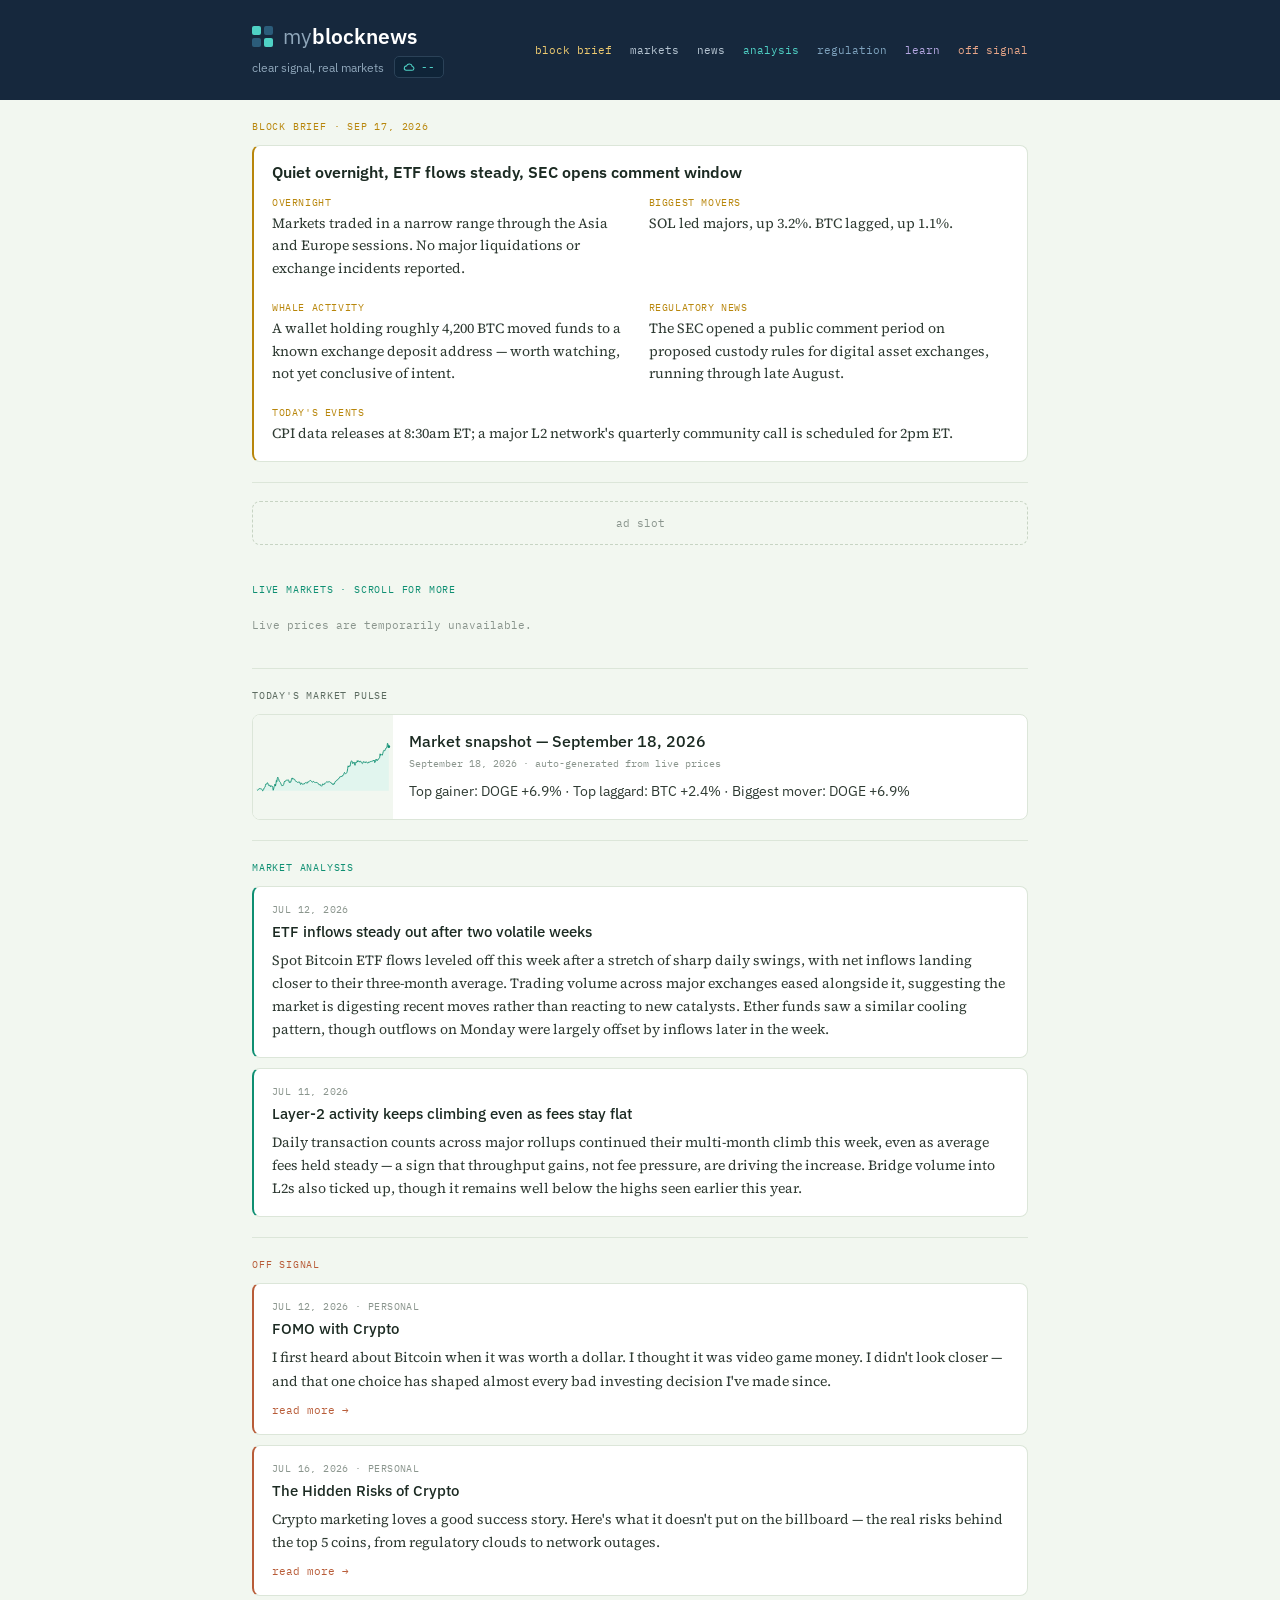
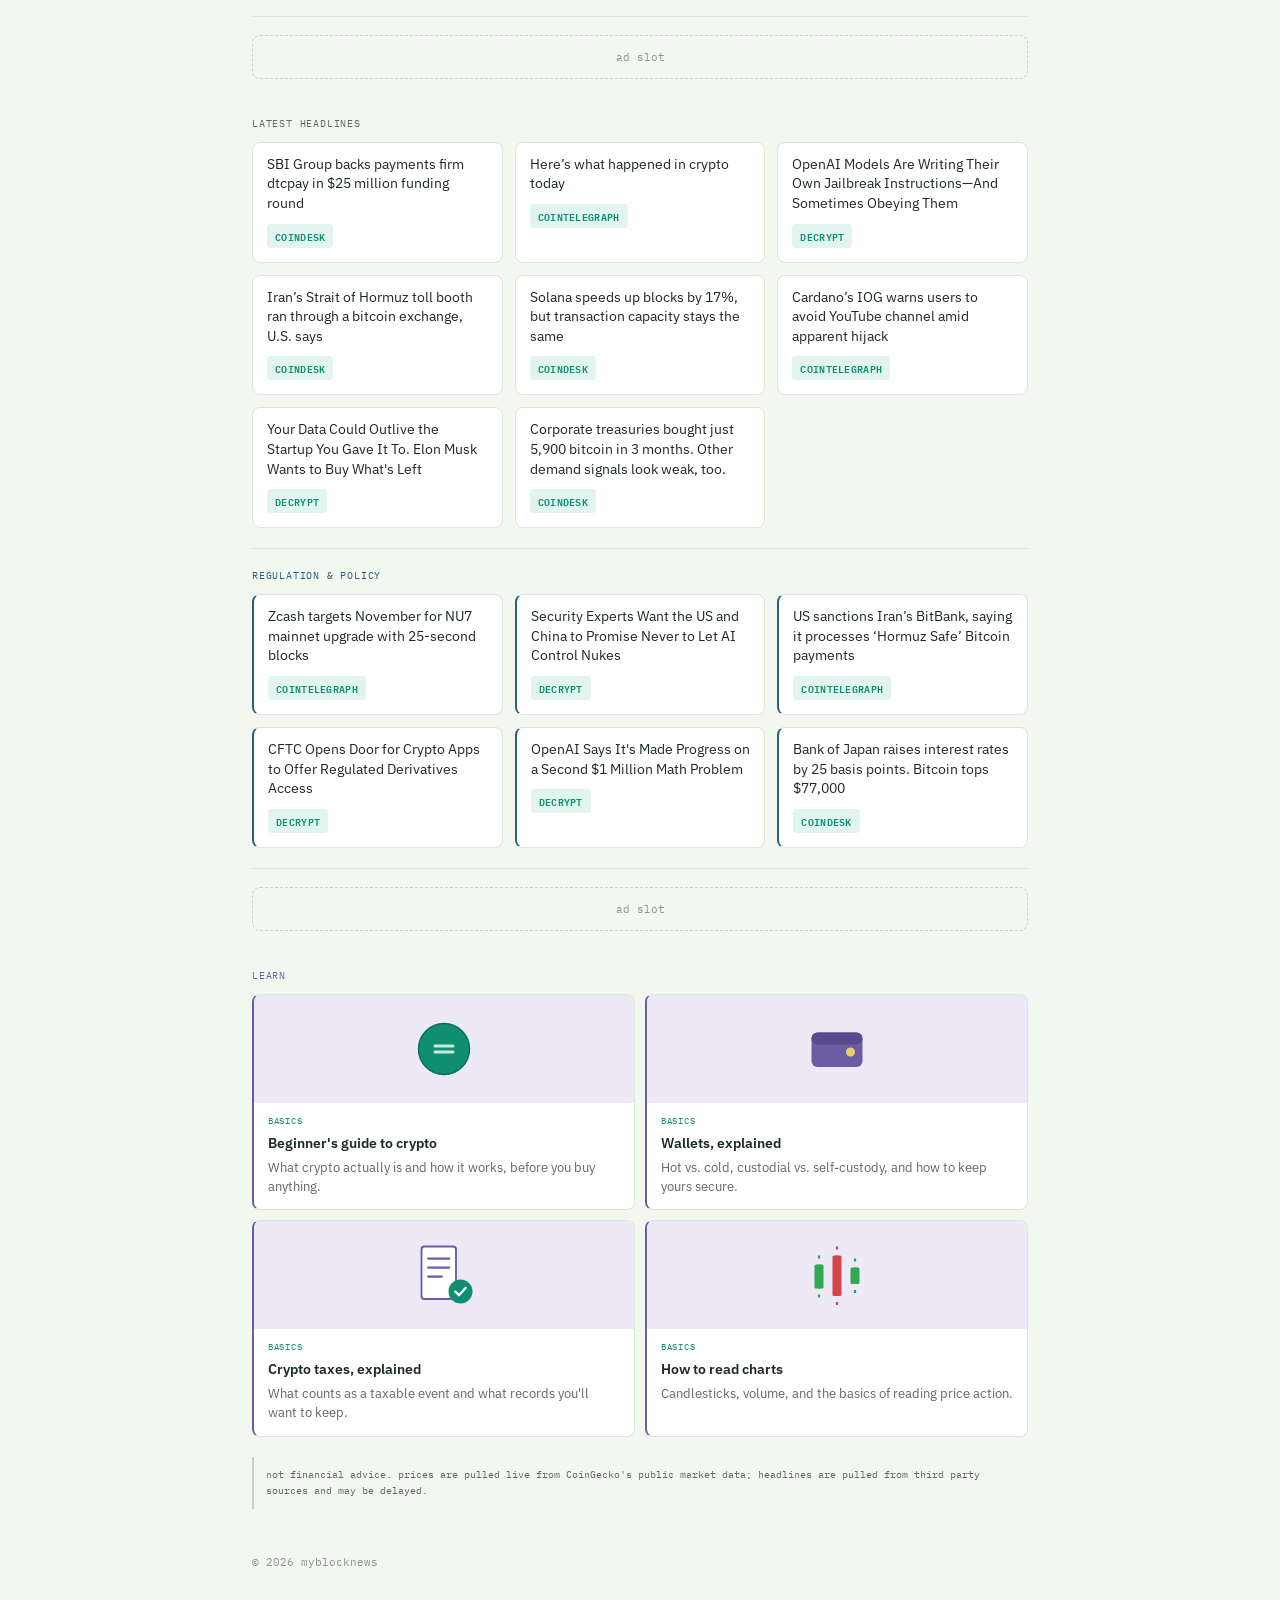
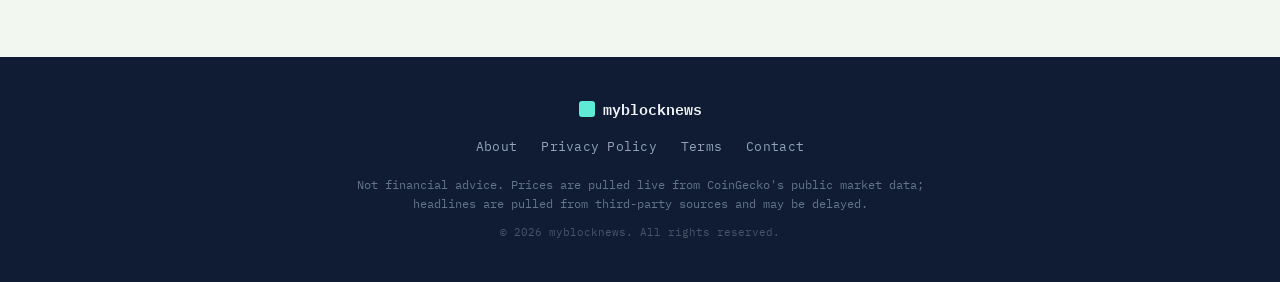
<file: index.html>
<!DOCTYPE html>
<html lang="en">
<head>
  <meta charset="UTF-8">
  <meta name="viewport" content="width=device-width, initial-scale=1.0">
  <title>myblocknews — Live Crypto Prices & News</title>

  <meta name="description" content="Live crypto prices, aggregated market news, daily analysis, and explainers on how crypto actually works. Real-time BTC, ETH, SOL, XRP and more.">
  <link rel="canonical" href="https://myblocknews.com/">
<!-- Social sharing preview -->
  <meta property="og:title" content="myblocknews — clear signal, real markets">
  <meta property="og:description" content="Live crypto prices, aggregated market news, and plain-English explainers, all in one place.">
  <meta property="og:url" content="https://myblocknews.com/">
  <meta property="og:type" content="website">
  <meta property="og:image" content="https://myblocknews.com/social-preview.png">
  <meta name="twitter:card" content="summary_large_image">
  <meta name="twitter:title" content="myblocknews — clear signal, real markets">
  <meta name="twitter:description" content="Live crypto prices, aggregated market news, and plain-English explainers.">
  <meta name="twitter:image" content="https://myblocknews.com/social-preview.png">
  <link rel="stylesheet" href="/style.css">
  <link rel="icon" href="/favicon.ico" sizes="any">
  <link rel="icon" href="/favicon.svg" type="image/svg+xml">
  <link rel="apple-touch-icon" href="/apple-touch-icon.png">
  <script async src="https://pagead2.googlesyndication.com/pagead/js/adsbygoogle.js?client=ca-pub-2432687308244870"
     crossorigin="anonymous"></script>
</head>
<body>
  <header class="site-header">
    <div class="header-inner">
      <a href="/" class="brand" style="text-decoration:none;">
        <div class="brand-top">
          <div class="logo-mark"><span></span><span></span><span></span><span></span></div>
          <div class="wordmark"><span class="my">my</span><span class="rest">blocknews</span></div>
        </div>
        <div class="brand-sub">
          <div class="slogan">clear signal, real markets</div>
          <div class="weather-chip" id="weatherChip">
            <svg viewBox="0 0 24 24" width="13" height="13" fill="none" stroke="currentColor" stroke-width="2"><path d="M6 17a4 4 0 0 1 .5-7.98A5.5 5.5 0 0 1 17 10a3.5 3.5 0 0 1-.5 6.98H6z"/></svg>
            <span id="weatherTemp">&mdash;</span>
          </div>
        </div>
      </a>
      <nav>
        <a href="/#brief" class="nav-brief">block brief</a>
        <a href="/#markets">markets</a>
        <a href="/#news">news</a>
        <a href="/#analysis" class="nav-analysis">analysis</a>
        <a href="/#regulation" class="nav-regulation">regulation</a>
        <a href="/#learn" class="nav-learn">learn</a>
        <a href="/#offsignal" class="nav-offsignal">off signal</a>
      </nav>
    </div>
  </header>
  <div class="wrap">
    <section id="brief">
      <div class="eyebrow accent-brief">block brief &middot; <span id="briefDate">JUL 16, 2026</span></div>
      <article class="brief-card">
        <h2 class="brief-headline" id="briefHeadline">Loading...</h2>
        <div class="brief-grid">
        <div class="brief-block">
          <div class="brief-label">overnight</div>
          <p class="brief-text" id="briefOvernight"></p>
        </div>
        <div class="brief-block">
          <div class="brief-label">biggest movers</div>
          <p class="brief-text" id="briefMovers"></p>
        </div>
        <div class="brief-block">
          <div class="brief-label">whale activity</div>
          <p class="brief-text" id="briefWhale"></p>
        </div>
        <div class="brief-block">
          <div class="brief-label">regulatory news</div>
          <p class="brief-text" id="briefRegulation"></p>
        </div>
        <div class="brief-block brief-block-wide">
          <div class="brief-label">today's events</div>
          <p class="brief-text" id="briefEvents"></p>
        </div>
        </div>
      </article>
    </section>
    <div class="ad-slot">ad slot</div>

    <section id="markets">
      <div class="eyebrow accent">live markets &middot; scroll for more</div>
      <div class="ticker-scroll" id="tickerRow"></div>
    </section>

    <section id="recap">
      <div class="eyebrow">today's market pulse</div>
      <div class="recap-card" id="recapCard"></div>
    </section>

    <section id="analysis">
      <div class="eyebrow accent-analysis">market analysis</div>
      <div id="analysisRow">
        <!--
          Manually written, dated takes. Keep these short (150-300 words),
          factual, and free of price predictions or buy/sell language —
          that's what separates "analysis" from "financial advice" in
          Google's eyes and keeps the disclaimer honest.
          Add newest entries at the top.
        -->
        <article class="analysis-card">
          <div class="analysis-meta">JUL 12, 2026</div>
          <h3 class="analysis-headline">ETF inflows steady out after two volatile weeks</h3>
          <p class="analysis-text">
            Spot Bitcoin ETF flows leveled off this week after a stretch of sharp
            daily swings, with net inflows landing closer to their three-month
            average. Trading volume across major exchanges eased alongside it,
            suggesting the market is digesting recent moves rather than reacting
            to new catalysts. Ether funds saw a similar cooling pattern, though
            outflows on Monday were largely offset by inflows later in the week.
          </p>
        </article>
        <article class="analysis-card">
          <div class="analysis-meta">JUL 11, 2026</div>
          <h3 class="analysis-headline">Layer-2 activity keeps climbing even as fees stay flat</h3>
          <p class="analysis-text">
            Daily transaction counts across major rollups continued their
            multi-month climb this week, even as average fees held steady —
            a sign that throughput gains, not fee pressure, are driving the
            increase. Bridge volume into L2s also ticked up, though it remains
            well below the highs seen earlier this year.
          </p>
        </article>
      </div>
    </section>

    <section id="offsignal">
      <div class="eyebrow accent-offsignal">off signal</div>
      <article class="offsignal-card">
        <div class="offsignal-meta">JUL 12, 2026 &middot; PERSONAL</div>
        <h3 class="offsignal-headline">FOMO with Crypto</h3>
        <p class="offsignal-text">
          I first heard about Bitcoin when it was worth a dollar. I thought it was
          video game money. I didn't look closer — and that one choice has shaped
          almost every bad investing decision I've made since.
        </p>
        <a href="/off-signal/fomo-with-crypto.html" class="offsignal-readmore">read more &rarr;</a>
      </article>
      <article class="offsignal-card">
        <div class="offsignal-meta">JUL 16, 2026 &middot; PERSONAL</div>
        <h3 class="offsignal-headline">The Hidden Risks of Crypto</h3>
        <p class="offsignal-text">
          Crypto marketing loves a good success story. Here's what it doesn't
          put on the billboard — the real risks behind the top 5 coins,
          from regulatory clouds to network outages.
        </p>
        <a href="/off-signal/hidden-risks-of-crypto.html" class="offsignal-readmore">read more &rarr;</a>
      </article>
    </section>
    <div class="ad-slot">ad slot</div>

    <section id="news">
      <div class="eyebrow">latest headlines</div>
      <div id="headlinesRow" class="headlines-grid"></div>
    </section>

    <section id="regulation">
      <div class="eyebrow accent-regulation">regulation &amp; policy</div>
      <div id="regulationRow" class="headlines-grid"></div>
    </section>
    <div class="ad-slot">ad slot</div>

    <section id="learn">
      <div class="eyebrow accent-learn">learn</div>
      <div class="learn-grid">
        <a class="learn-card" href="/learn/beginners-guide-to-crypto.html">
          <div class="learn-card-image">
            <svg viewBox="0 0 96 96" width="72" height="72">
              <circle cx="48" cy="48" r="34" fill="#0E8F72"/>
              <circle cx="48" cy="48" r="34" fill="none" stroke="#0B6E58" stroke-width="2"/>
              <path d="M36 44h24M36 52h24" stroke="#CDEAE0" stroke-width="4" stroke-linecap="round"/>
            </svg>
          </div>
          <div class="learn-card-body">
            <div class="learn-card-label">basics</div>
            <h3>Beginner's guide to crypto</h3>
            <p>What crypto actually is and how it works, before you buy anything.</p>
          </div>
        </a>
        <a class="learn-card" href="/learn/how-to-use-a-wallet.html">
          <div class="learn-card-image">
            <svg viewBox="0 0 96 96" width="72" height="72">
              <rect x="14" y="26" width="68" height="46" rx="8" fill="#6B5CA5"/>
              <rect x="14" y="26" width="68" height="16" rx="8" fill="#584A8C"/>
              <circle cx="66" cy="52" r="6" fill="#EFCB70"/>
            </svg>
          </div>
          <div class="learn-card-body">
            <div class="learn-card-label">basics</div>
            <h3>Wallets, explained</h3>
            <p>Hot vs. cold, custodial vs. self-custody, and how to keep yours secure.</p>
          </div>
        </a>
        <a class="learn-card" href="/learn/crypto-taxes-explained.html">
          <div class="learn-card-image">
            <svg viewBox="0 0 96 96" width="72" height="72">
              <rect x="18" y="10" width="46" height="70" rx="4" fill="#FFFFFF" stroke="#6B5CA5" stroke-width="2.5"/>
              <path d="M27 26h28M27 38h28M27 50h18" stroke="#6B5CA5" stroke-width="3" stroke-linecap="round"/>
              <circle cx="70" cy="70" r="16" fill="#0E8F72"/>
              <path d="M63 70l5 5 9-10" stroke="#fff" stroke-width="3" fill="none" stroke-linecap="round" stroke-linejoin="round"/>
            </svg>
          </div>
          <div class="learn-card-body">
            <div class="learn-card-label">basics</div>
            <h3>Crypto taxes, explained</h3>
            <p>What counts as a taxable event and what records you'll want to keep.</p>
          </div>
        </a>
        <a class="learn-card" href="/learn/how-to-read-charts.html">
          <div class="learn-card-image">
            <svg viewBox="0 0 96 96" width="72" height="72">
              <path d="M24 66V34M24 26v-4M24 74v4" stroke="#2FA84F" stroke-width="3"/>
              <rect x="18" y="34" width="12" height="32" rx="2" fill="#2FA84F"/>
              <path d="M48 76V22M48 14v-4M48 84v4" stroke="#D64545" stroke-width="3"/>
              <rect x="42" y="22" width="12" height="54" rx="2" fill="#D64545"/>
              <path d="M72 60V38M72 30v-4M72 68v4" stroke="#2FA84F" stroke-width="3"/>
              <rect x="66" y="38" width="12" height="22" rx="2" fill="#2FA84F"/>
            </svg>
          </div>
          <div class="learn-card-body">
            <div class="learn-card-label">basics</div>
            <h3>How to read charts</h3>
            <p>Candlesticks, volume, and the basics of reading price action.</p>
          </div>
        </a>
      </div>
    </section>

    <div class="disclaimer">not financial advice. prices are pulled live from CoinGecko's public market data; headlines are pulled from third party sources and may be delayed.</div>
    <footer>&copy; <span id="year"></span> myblocknews</footer>
  </div>
  <footer class="site-footer">
  <div class="footer-inner">
    <div class="footer-brand">
      <span class="footer-logo"></span>
      <span class="footer-name">myblocknews</span>
    </div>
    <nav class="footer-links">
      <a href="/about.html">About</a>
      <a href="/privacy.html">Privacy Policy</a>
      <a href="/terms.html">Terms</a>
        <a href="/contact.html">Contact</a>
      </nav>
    <p class="footer-disclaimer">
      Not financial advice. Prices are pulled live from CoinGecko's public market data;
      headlines are pulled from third-party sources and may be delayed.
    </p>
    <p class="footer-copyright">&copy; 2026 myblocknews. All rights reserved.</p>
  </div>
</footer>
  <script src="/ticker.js"></script>
  <script src="/headlines.js"></script>
  <script src="/brief.js"></script>
  <script src="/recap.js"></script>
  <script src="/regulation.js"></script>
  <script src="/weather.js"></script>
  <script>document.getElementById('year').textContent = new Date().getFullYear();</script>
</body>
</html>
</file>
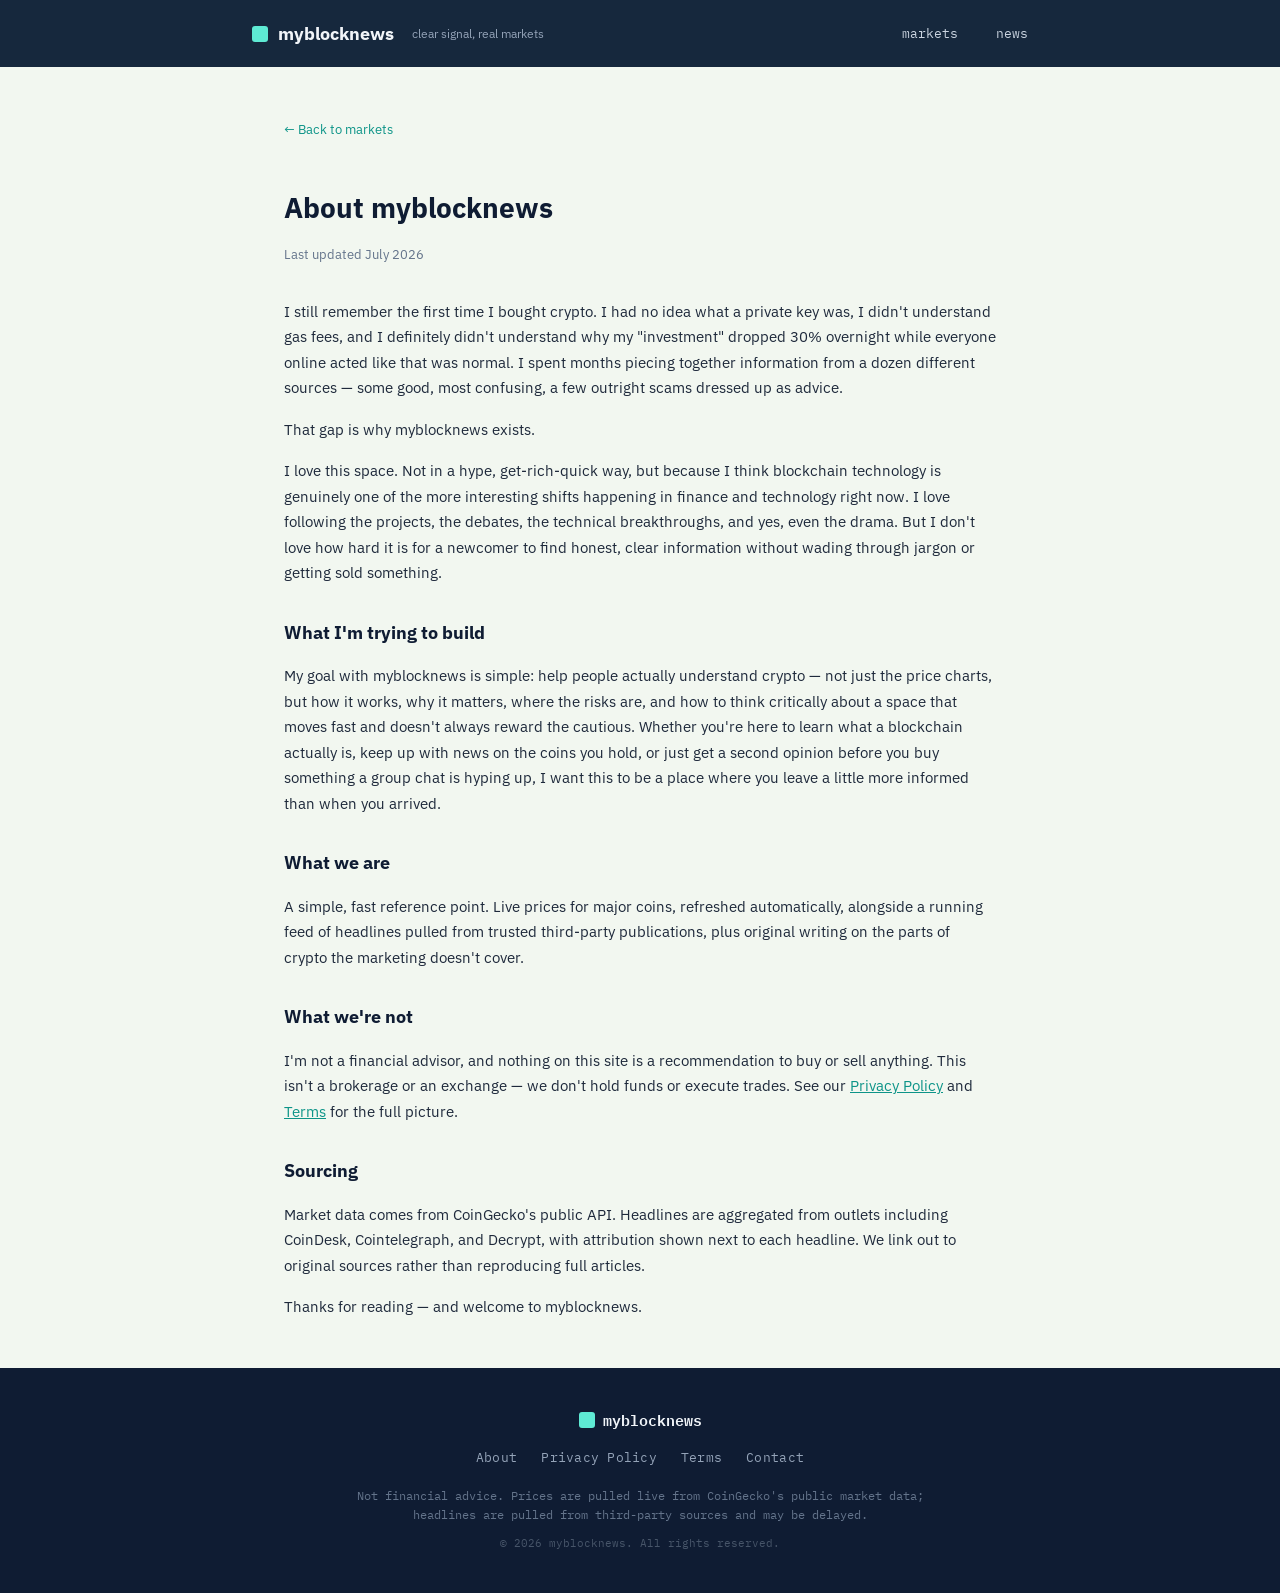
<file: about.html>
<!DOCTYPE html>
<html lang="en">
<head>
  <meta charset="UTF-8">
  <meta name="viewport" content="width=device-width, initial-scale=1.0">
  <title>About | myblocknews</title>
  <link rel="icon" href="/favicon.ico" sizes="any">
  <link rel="icon" href="/favicon.svg" type="image/svg+xml">
  <link rel="apple-touch-icon" href="/apple-touch-icon.png">
  <link rel="stylesheet" href="/style.css">
  <style>
    .static-page {
      max-width: 760px;
      margin: 48px auto;
      padding: 0 24px;
      line-height: 1.7;
      color: #1e293b;
    }
    .static-page h1 {
      font-size: 28px;
      margin-bottom: 8px;
      color: #0f1c33;
    }
    .static-page .updated {
      font-size: 13px;
      color: #64748b;
      margin-bottom: 32px;
    }
    .static-page h2 {
      font-size: 18px;
      margin-top: 32px;
      margin-bottom: 8px;
      color: #0f1c33;
    }
    .static-page p {
      margin-bottom: 16px;
      font-size: 15px;
    }
    .back-link {
      display: inline-block;
      margin-bottom: 24px;
      font-size: 13px;
      color: #0d9488;
      text-decoration: none;
    }
    .back-link:hover { text-decoration: underline; }
  </style>
</head>
<body>

  <header class="site-header">
    <div class="header-inner">
      <a href="/" style="display:flex;align-items:center;gap:10px;text-decoration:none;">
        <span class="footer-logo"></span>
        <span style="color:#f1f5f9;font-weight:700;font-size:18px;">my<strong>blocknews</strong></span>
        <span style="color:#94a3b8;font-size:12px;margin-left:8px;">clear signal, real markets</span>
      </a>
      <nav>
        <a href="/#markets" style="color:#cbd5e1;text-decoration:none;margin-left:20px;font-size:13px;">markets</a>
        <a href="/#news" style="color:#cbd5e1;text-decoration:none;margin-left:20px;font-size:13px;">news</a>
      </nav>
    </div>
  </header>

  <main class="static-page">
    <a href="/" class="back-link">&larr; Back to markets</a>
    <h1>About myblocknews</h1>
    <p class="updated">Last updated July 2026</p>

    <p>
      I still remember the first time I bought crypto. I had no idea what a private key was,
      I didn't understand gas fees, and I definitely didn't understand why my "investment"
      dropped 30% overnight while everyone online acted like that was normal. I spent months
      piecing together information from a dozen different sources — some good, most confusing,
      a few outright scams dressed up as advice.
    </p>

    <p>
      That gap is why myblocknews exists.
    </p>

    <p>
      I love this space. Not in a hype, get-rich-quick way, but because I think blockchain
      technology is genuinely one of the more interesting shifts happening in finance and
      technology right now. I love following the projects, the debates, the technical
      breakthroughs, and yes, even the drama. But I don't love how hard it is for a newcomer
      to find honest, clear information without wading through jargon or getting sold something.
    </p>

    <h2>What I'm trying to build</h2>
    <p>
      My goal with myblocknews is simple: help people actually understand crypto — not just
      the price charts, but how it works, why it matters, where the risks are, and how to
      think critically about a space that moves fast and doesn't always reward the cautious.
      Whether you're here to learn what a blockchain actually is, keep up with news on the
      coins you hold, or just get a second opinion before you buy something a group chat is
      hyping up, I want this to be a place where you leave a little more informed than when
      you arrived.
    </p>

    <h2>What we are</h2>
    <p>
      A simple, fast reference point. Live prices for major coins, refreshed automatically,
      alongside a running feed of headlines pulled from trusted third-party publications, plus
      original writing on the parts of crypto the marketing doesn't cover.
    </p>

    <h2>What we're not</h2>
    <p>
      I'm not a financial advisor, and nothing on this site is a recommendation to buy or sell
      anything. This isn't a brokerage or an exchange — we don't hold funds or execute trades.
      See our <a href="/privacy.html" style="color:#0d9488;">Privacy Policy</a> and
      <a href="/terms.html" style="color:#0d9488;">Terms</a> for the full picture.
    </p>

    <h2>Sourcing</h2>
    <p>
      Market data comes from CoinGecko's public API. Headlines are aggregated from outlets
      including CoinDesk, Cointelegraph, and Decrypt, with attribution shown next to each
      headline. We link out to original sources rather than reproducing full articles.
    </p>

    <p>
      Thanks for reading — and welcome to myblocknews.
    </p>
  </main>

  <footer class="site-footer">
    <div class="footer-inner">
      <div class="footer-brand">
        <span class="footer-logo"></span>
        <span class="footer-name">myblocknews</span>
      </div>
      <nav class="footer-links">
        <a href="/about.html">About</a>
        <a href="/privacy.html">Privacy Policy</a>
        <a href="/terms.html">Terms</a>
        <a href="/contact.html">Contact</a>
      </nav>
      <p class="footer-disclaimer">
        Not financial advice. Prices are pulled live from CoinGecko's public market data;
        headlines are pulled from third-party sources and may be delayed.
      </p>
      <p class="footer-copyright">&copy; 2026 myblocknews. All rights reserved.</p>
    </div>
  </footer>

</body>
</html>
</file>
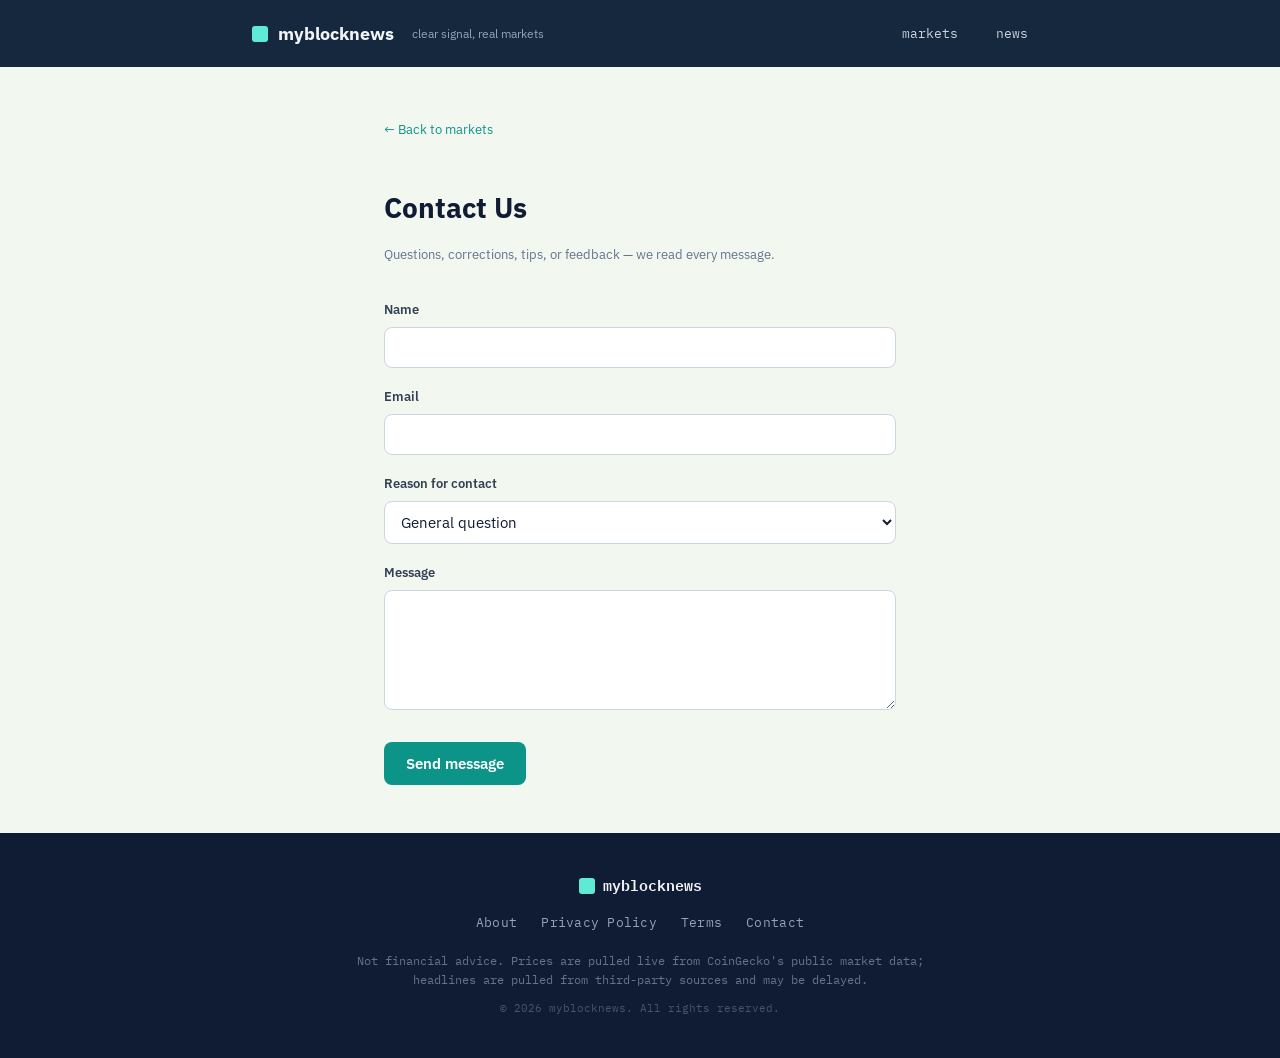
<file: contact.html>
<!DOCTYPE html>
<html lang="en">
<head>
  <meta charset="UTF-8">
  <meta name="viewport" content="width=device-width, initial-scale=1.0">
  <title>Contact | myblocknews</title>

  <meta name="description" content="Get in touch with myblocknews — questions, corrections, tips, or feedback.">
  <link rel="canonical" href="https://myblocknews.com/contact.html">
  <link rel="icon" href="/favicon.ico" sizes="any">
  <link rel="icon" href="/favicon.svg" type="image/svg+xml">
  <link rel="apple-touch-icon" href="/apple-touch-icon.png">
  <link rel="stylesheet" href="/style.css">
  <style>
    .static-page {
      max-width: 560px;
      margin: 48px auto;
      padding: 0 24px;
      line-height: 1.7;
      color: #1e293b;
    }
    .static-page h1 {
      font-size: 28px;
      margin-bottom: 8px;
      color: #0f1c33;
    }
    .static-page .updated {
      font-size: 13px;
      color: #64748b;
      margin-bottom: 32px;
    }
    .back-link {
      display: inline-block;
      margin-bottom: 24px;
      font-size: 13px;
      color: #0d9488;
      text-decoration: none;
    }
    .back-link:hover { text-decoration: underline; }

    .contact-form label {
      display: block;
      font-size: 13px;
      font-weight: 600;
      color: #334155;
      margin-bottom: 6px;
      margin-top: 18px;
    }
    .contact-form input,
    .contact-form select,
    .contact-form textarea {
      width: 100%;
      font-family: inherit;
      font-size: 15px;
      padding: 10px 12px;
      border: 1px solid #cbd5e1;
      border-radius: 8px;
      background: #fff;
      color: #0f1c33;
      box-sizing: border-box;
    }
    .contact-form input:focus,
    .contact-form select:focus,
    .contact-form textarea:focus {
      outline: none;
      border-color: #0d9488;
      box-shadow: 0 0 0 3px rgba(13,148,136,0.12);
    }
    .contact-form textarea { resize: vertical; min-height: 120px; }

    /* honeypot field — hidden from real visitors, catches basic bots */
    .hp-field {
      position: absolute;
      left: -9999px;
      width: 1px;
      height: 1px;
      overflow: hidden;
    }

    .submit-btn {
      margin-top: 24px;
      background: #0d9488;
      color: #fff;
      border: none;
      border-radius: 8px;
      padding: 12px 22px;
      font-size: 15px;
      font-weight: 600;
      font-family: inherit;
      cursor: pointer;
      transition: background 0.15s ease;
    }
    .submit-btn:hover { background: #0b7c72; }
    .submit-btn:disabled { background: #94a3b8; cursor: not-allowed; }

    .form-status {
      margin-top: 16px;
      font-size: 14px;
      display: none;
    }
    .form-status.success { display: block; color: #0b7c56; }
    .form-status.error { display: block; color: #b91c1c; }
  </style>
</head>
<body>

  <header class="site-header">
    <div class="header-inner">
      <a href="/" style="display:flex;align-items:center;gap:10px;text-decoration:none;">
        <span class="footer-logo"></span>
        <span style="color:#f1f5f9;font-weight:700;font-size:18px;">my<strong>blocknews</strong></span>
        <span style="color:#94a3b8;font-size:12px;margin-left:8px;">clear signal, real markets</span>
      </a>
      <nav>
        <a href="/#markets" style="color:#cbd5e1;text-decoration:none;margin-left:20px;font-size:13px;">markets</a>
        <a href="/#news" style="color:#cbd5e1;text-decoration:none;margin-left:20px;font-size:13px;">news</a>
      </nav>
    </div>
  </header>

  <main class="static-page">
    <a href="/" class="back-link">&larr; Back to markets</a>
    <h1>Contact Us</h1>
    <p class="updated">Questions, corrections, tips, or feedback — we read every message.</p>

    <form class="contact-form" id="contactForm">
      <label for="name">Name</label>
      <input type="text" id="name" name="name" required autocomplete="name">

      <label for="email">Email</label>
      <input type="email" id="email" name="email" required autocomplete="email">

      <label for="reason">Reason for contact</label>
      <select id="reason" name="reason">
        <option value="General question">General question</option>
        <option value="Correction / factual error">Correction / factual error</option>
        <option value="Story tip">Story tip</option>
        <option value="Partnership / advertising">Partnership / advertising</option>
        <option value="Other">Other</option>
      </select>

      <label for="message">Message</label>
      <textarea id="message" name="message" required></textarea>

      <!-- Honeypot: real users never see or fill this in; bots often do -->
      <div class="hp-field" aria-hidden="true">
        <label for="company">Company</label>
        <input type="text" id="company" name="company" tabindex="-1" autocomplete="off">
      </div>

      <button type="submit" class="submit-btn" id="submitBtn">Send message</button>
      <div class="form-status" id="formStatus"></div>
    </form>
  </main>

  <footer class="site-footer">
    <div class="footer-inner">
      <div class="footer-brand">
        <span class="footer-logo"></span>
        <span class="footer-name">myblocknews</span>
      </div>
      <nav class="footer-links">
        <a href="/about.html">About</a>
        <a href="/privacy.html">Privacy Policy</a>
        <a href="/terms.html">Terms</a>
        <a href="/contact.html">Contact</a>
      </nav>
      <p class="footer-disclaimer">
        Not financial advice. Prices are pulled live from CoinGecko's public market data;
        headlines are pulled from third-party sources and may be delayed.
      </p>
      <p class="footer-copyright">&copy; 2026 myblocknews. All rights reserved.</p>
    </div>
  </footer>

  <script>
    // Paste the Web App URL you get after deploying the Apps Script (see contact-form-setup.md)
    const SHEETS_ENDPOINT = 'https://script.google.com/macros/s/AKfycbxhIII87vqmZ59jrZ4gXKhkOp_7AggNAWLR_HiUz8WGH0LC2f38111tTq5KhQ-8qtap4w/exec';

    const form = document.getElementById('contactForm');
    const statusEl = document.getElementById('formStatus');
    const btn = document.getElementById('submitBtn');

    form.addEventListener('submit', async function (e) {
      e.preventDefault();

      // Honeypot check — if this hidden field has a value, silently treat as success
      if (document.getElementById('company').value) {
        form.reset();
        statusEl.textContent = 'Thanks — your message has been sent.';
        statusEl.className = 'form-status success';
        return;
      }

      if (SHEETS_ENDPOINT.indexOf('PASTE_YOUR') === 0) {
        statusEl.textContent = 'Form isn\'t connected yet — add your Apps Script URL in contact.html.';
        statusEl.className = 'form-status error';
        return;
      }

      btn.disabled = true;
      btn.textContent = 'Sending...';
      statusEl.className = 'form-status';

      const payload = {
        name: document.getElementById('name').value,
        email: document.getElementById('email').value,
        reason: document.getElementById('reason').value,
        message: document.getElementById('message').value,
        page: window.location.href
      };

      try {
        await fetch(SHEETS_ENDPOINT, {
          method: 'POST',
          mode: 'no-cors',
          headers: { 'Content-Type': 'text/plain' },
          body: JSON.stringify(payload)
        });
        // no-cors means we can't read the response, so we assume success if fetch didn't throw
        form.reset();
        statusEl.textContent = 'Thanks — your message has been sent. We\'ll get back to you soon.';
        statusEl.className = 'form-status success';
      } catch (err) {
        statusEl.textContent = 'Something went wrong sending your message. Please try again in a moment.';
        statusEl.className = 'form-status error';
      } finally {
        btn.disabled = false;
        btn.textContent = 'Send message';
      }
    });
  </script>
</body>
</html>
</file>
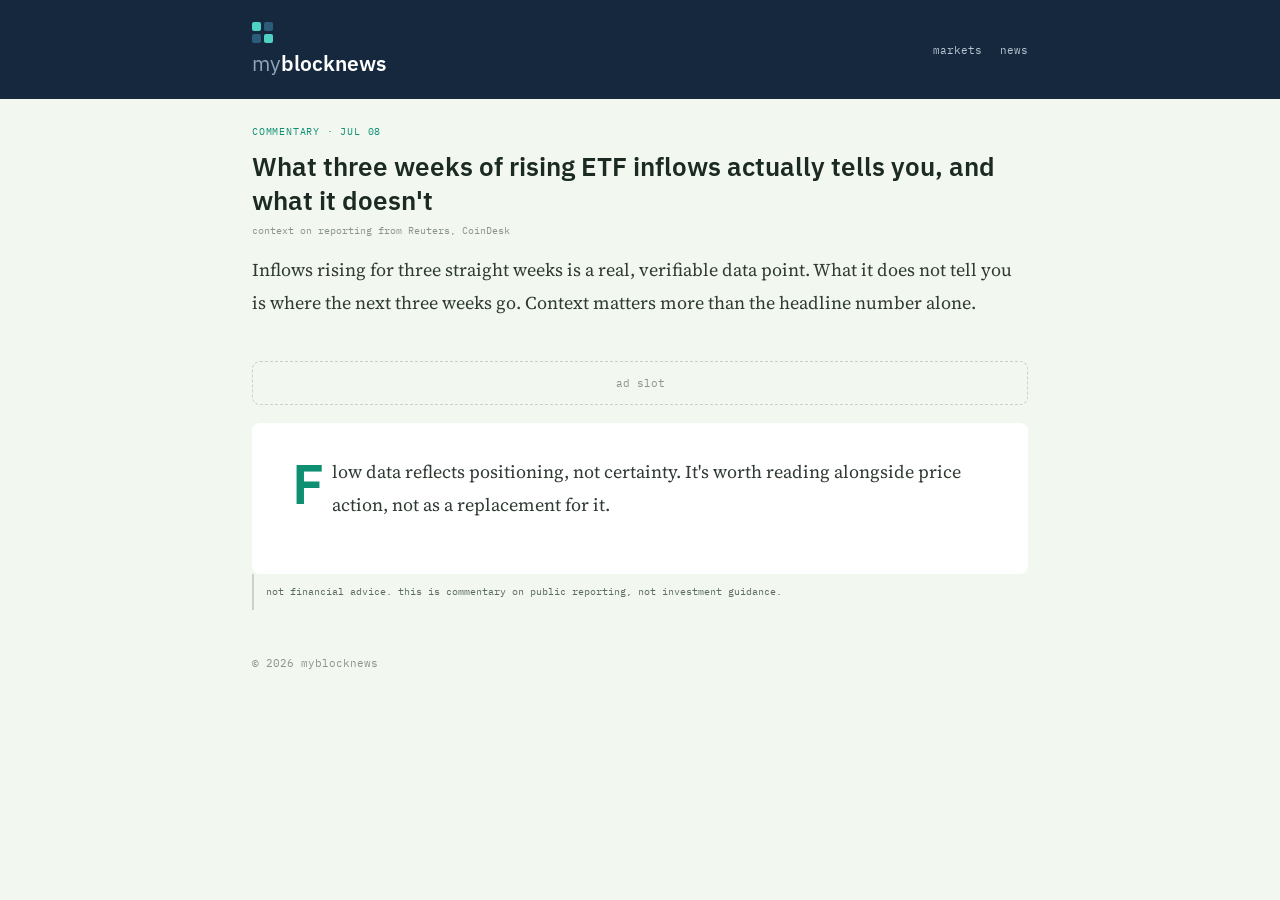
<file: etf-inflows-context.html>
<!DOCTYPE html>
<html lang="en">
<head>
  <meta charset="UTF-8">
  <meta name="viewport" content="width=device-width, initial-scale=1.0">
  <title>What three weeks of rising ETF inflows actually tells you — myblocknews</title>
  <meta name="description" content="Inflows rising for three straight weeks is a real data point. Here's what it does and doesn't tell you.">
  <link rel="stylesheet" href="/style.css">
</head>
<body>
  <header class="site-header">
    <div class="header-inner">
      <div class="brand">
        <div class="logo-mark"><span></span><span></span><span></span><span></span></div>
        <div class="wordmark"><span class="my">my</span><span class="rest">blocknews</span></div>
      </div>
      <nav>
        <a href="/#markets">markets</a>
        <a href="/#news">news</a>
      </nav>
    </div>
  </header>

  <div class="wrap">
    <article style="padding: 26px 0 4px;">
      <div class="eyebrow accent">commentary &middot; jul 08</div>
      <h1>What three weeks of rising ETF inflows actually tells you, and what it doesn't</h1>
      <div class="byline">context on reporting from Reuters, CoinDesk</div>
      <p>Inflows rising for three straight weeks is a real, verifiable data point. What it does not tell you is where the next three weeks go. Context matters more than the headline number alone.</p>
    </article>

    <div class="ad-slot">ad slot</div>

    <article class="body">
      <p>Flow data reflects positioning, not certainty. It's worth reading alongside price action, not as a replacement for it.</p>
    </article>

    <div class="disclaimer">not financial advice. this is commentary on public reporting, not investment guidance.</div>

    <footer>&copy; <span id="year"></span> myblocknews</footer>
  </div>

  <script>document.getElementById('year').textContent = new Date().getFullYear();</script>
</body>
</html>
</file>
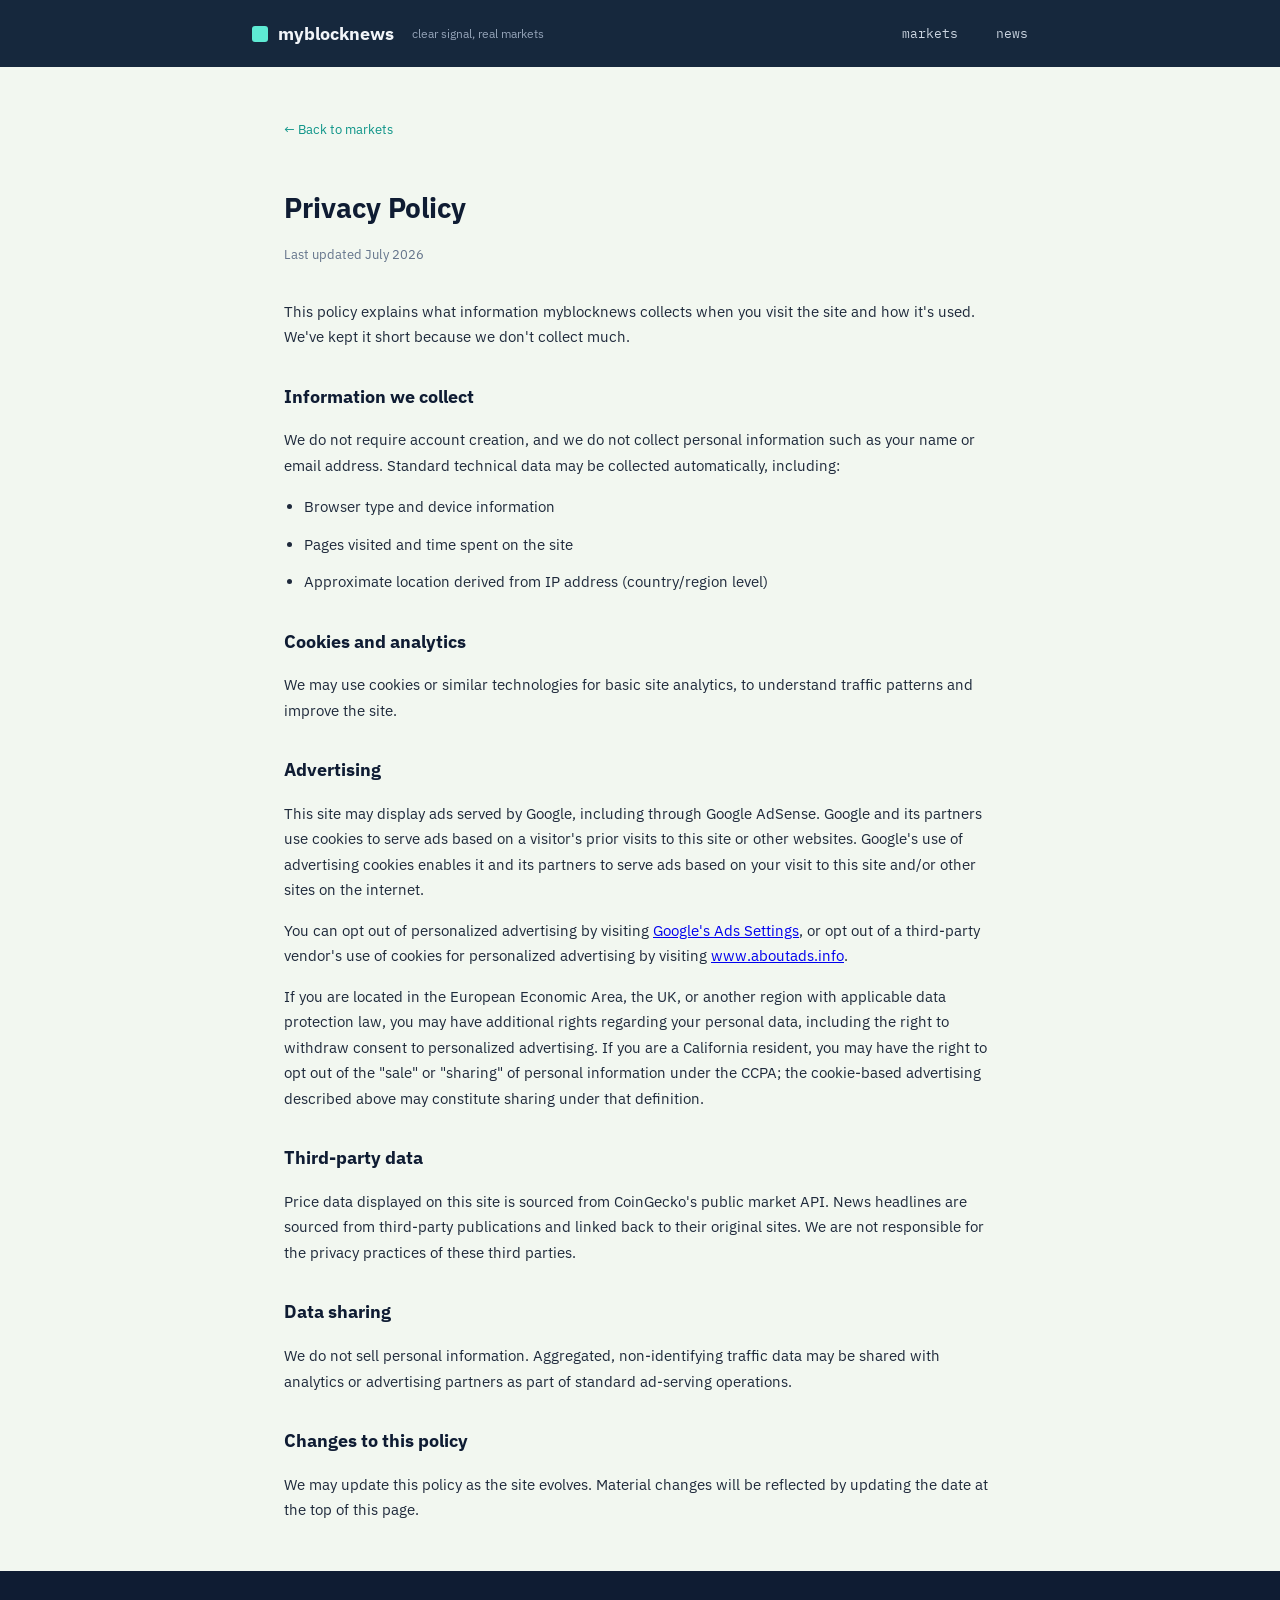
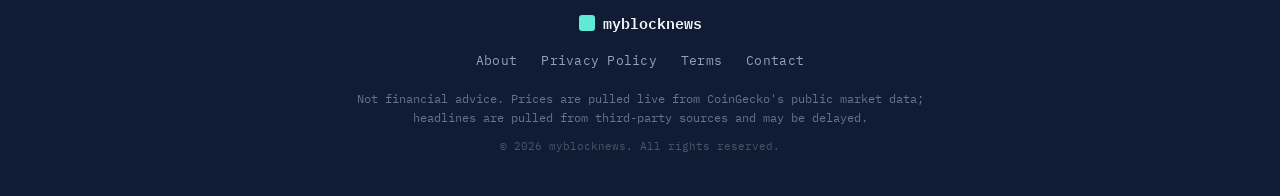
<file: privacy.html>
<!DOCTYPE html>
<html lang="en">
<head>
  <meta charset="UTF-8">
  <meta name="viewport" content="width=device-width, initial-scale=1.0">
  <title>Privacy Policy | myblocknews</title>
  <link rel="icon" href="/favicon.ico" sizes="any">
  <link rel="icon" href="/favicon.svg" type="image/svg+xml">
  <link rel="apple-touch-icon" href="/apple-touch-icon.png">
  <link rel="stylesheet" href="/style.css">
  <style>
    .static-page {
      max-width: 760px;
      margin: 48px auto;
      padding: 0 24px;
      line-height: 1.7;
      color: #1e293b;
    }
    .static-page h1 {
      font-size: 28px;
      margin-bottom: 8px;
      color: #0f1c33;
    }
    .static-page .updated {
      font-size: 13px;
      color: #64748b;
      margin-bottom: 32px;
    }
    .static-page h2 {
      font-size: 18px;
      margin-top: 32px;
      margin-bottom: 8px;
      color: #0f1c33;
    }
    .static-page p, .static-page li {
      margin-bottom: 12px;
      font-size: 15px;
    }
    .static-page ul {
      padding-left: 20px;
      margin-bottom: 16px;
    }
    .back-link {
      display: inline-block;
      margin-bottom: 24px;
      font-size: 13px;
      color: #0d9488;
      text-decoration: none;
    }
    .back-link:hover { text-decoration: underline; }
  </style>
</head>
<body>

  <header class="site-header">
    <div class="header-inner">
      <a href="/" style="display:flex;align-items:center;gap:10px;text-decoration:none;">
        <span class="footer-logo"></span>
        <span style="color:#f1f5f9;font-weight:700;font-size:18px;">my<strong>blocknews</strong></span>
        <span style="color:#94a3b8;font-size:12px;margin-left:8px;">clear signal, real markets</span>
      </a>
      <nav>
        <a href="/#markets" style="color:#cbd5e1;text-decoration:none;margin-left:20px;font-size:13px;">markets</a>
        <a href="/#news" style="color:#cbd5e1;text-decoration:none;margin-left:20px;font-size:13px;">news</a>
      </nav>
    </div>
  </header>

  <main class="static-page">
    <a href="/" class="back-link">&larr; Back to markets</a>
    <h1>Privacy Policy</h1>
    <p class="updated">Last updated July 2026</p>

    <p>
      This policy explains what information myblocknews collects when you visit the site and how
      it's used. We've kept it short because we don't collect much.
    </p>

    <h2>Information we collect</h2>
    <p>We do not require account creation, and we do not collect personal information such as your name or email address. Standard technical data may be collected automatically, including:</p>
    <ul>
      <li>Browser type and device information</li>
      <li>Pages visited and time spent on the site</li>
      <li>Approximate location derived from IP address (country/region level)</li>
    </ul>

    <h2>Cookies and analytics</h2>
    <p>
      We may use cookies or similar technologies for basic site analytics, to understand traffic
      patterns and improve the site.
    </p>

    <h2>Advertising</h2>
    <p>
      This site may display ads served by Google, including through Google AdSense. Google and its
      partners use cookies to serve ads based on a visitor's prior visits to this site or other
      websites. Google's use of advertising cookies enables it and its partners to serve ads based
      on your visit to this site and/or other sites on the internet.
    </p>
    <p>
      You can opt out of personalized advertising by visiting
      <a href="https://www.google.com/settings/ads" target="_blank" rel="noopener">Google's Ads Settings</a>,
      or opt out of a third-party vendor's use of cookies for personalized advertising by visiting
      <a href="https://www.aboutads.info/choices/" target="_blank" rel="noopener">www.aboutads.info</a>.
    </p>
    <p>
      If you are located in the European Economic Area, the UK, or another region with applicable
      data protection law, you may have additional rights regarding your personal data, including
      the right to withdraw consent to personalized advertising. If you are a California resident,
      you may have the right to opt out of the "sale" or "sharing" of personal information under
      the CCPA; the cookie-based advertising described above may constitute sharing under that
      definition.
    </p>

    <h2>Third-party data</h2>
    <p>
      Price data displayed on this site is sourced from CoinGecko's public market API. News headlines
      are sourced from third-party publications and linked back to their original sites. We are not
      responsible for the privacy practices of these third parties.
    </p>

    <h2>Data sharing</h2>
    <p>
      We do not sell personal information. Aggregated, non-identifying traffic data may be shared
      with analytics or advertising partners as part of standard ad-serving operations.
    </p>

    <h2>Changes to this policy</h2>
    <p>
      We may update this policy as the site evolves. Material changes will be reflected by updating
      the date at the top of this page.
    </p>
  </main>

  <footer class="site-footer">
    <div class="footer-inner">
      <div class="footer-brand">
        <span class="footer-logo"></span>
        <span class="footer-name">myblocknews</span>
      </div>
      <nav class="footer-links">
        <a href="/about.html">About</a>
        <a href="/privacy.html">Privacy Policy</a>
        <a href="/terms.html">Terms</a>
        <a href="/contact.html">Contact</a>
      </nav>
      <p class="footer-disclaimer">
        Not financial advice. Prices are pulled live from CoinGecko's public market data;
        headlines are pulled from third-party sources and may be delayed.
      </p>
      <p class="footer-copyright">&copy; 2026 myblocknews. All rights reserved.</p>
    </div>
  </footer>

</body>
</html>
</file>
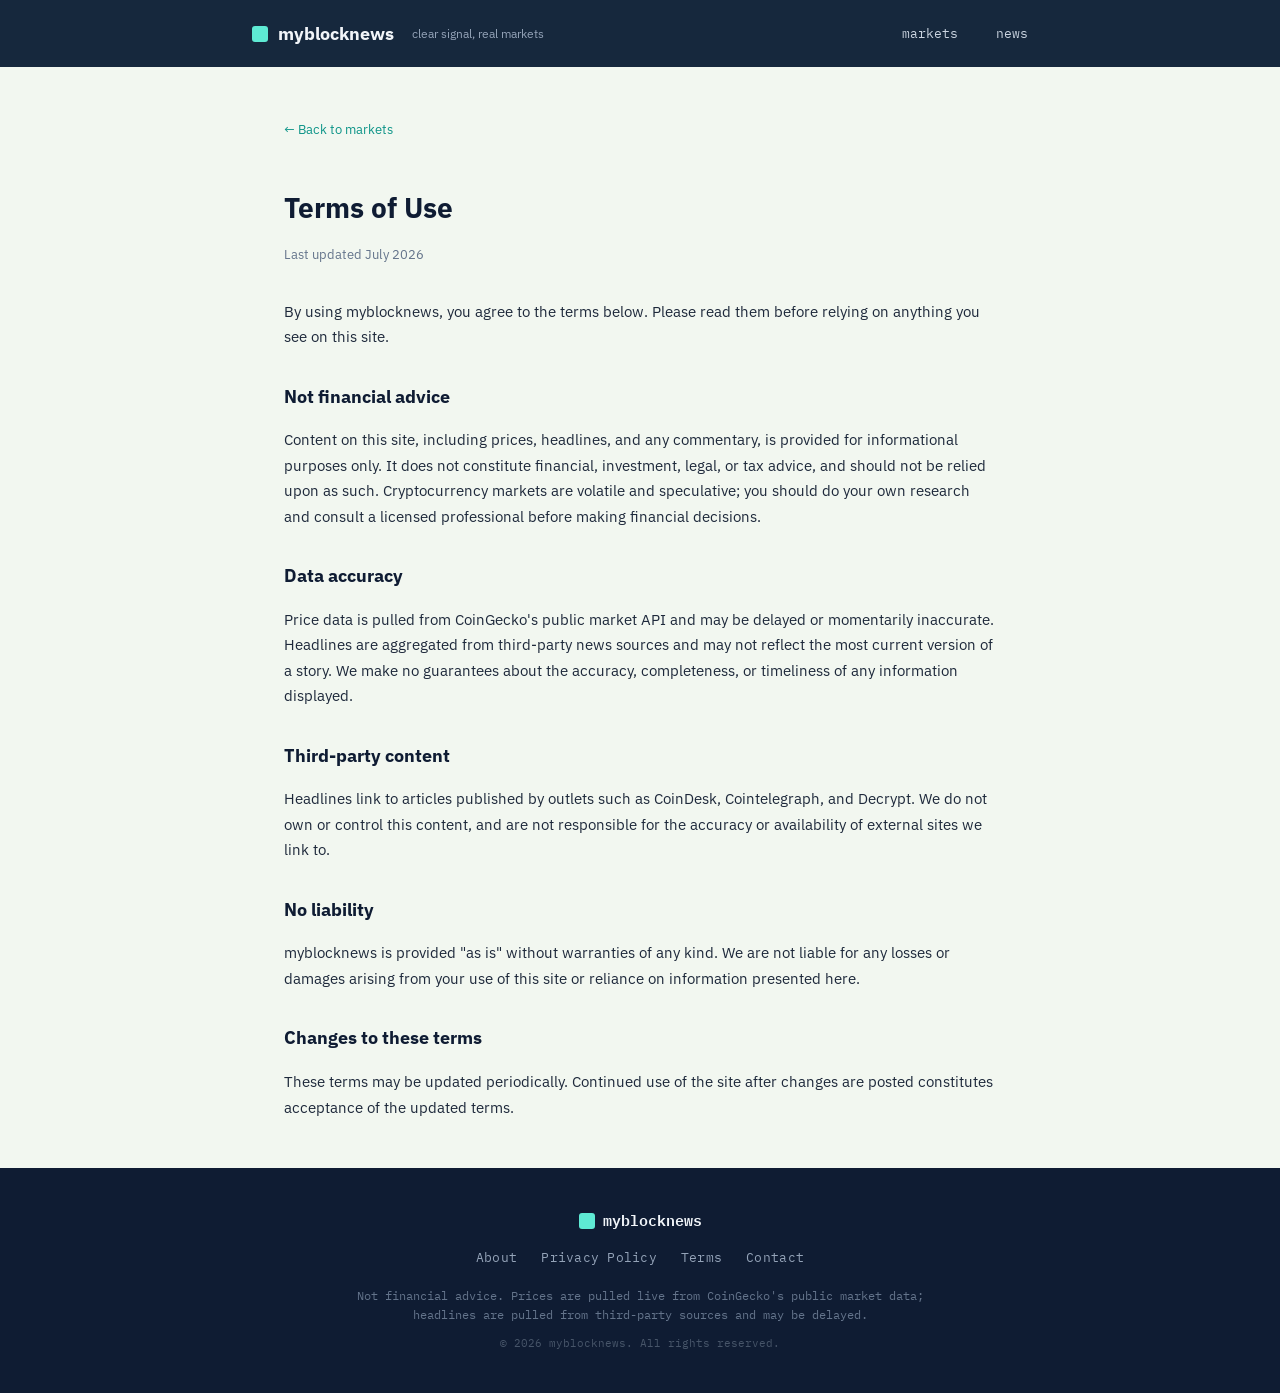
<file: terms.html>
<!DOCTYPE html>
<html lang="en">
<head>
  <meta charset="UTF-8">
  <meta name="viewport" content="width=device-width, initial-scale=1.0">
  <title>Terms | myblocknews</title>
  <link rel="icon" href="/favicon.ico" sizes="any">
  <link rel="icon" href="/favicon.svg" type="image/svg+xml">
  <link rel="apple-touch-icon" href="/apple-touch-icon.png">
  <link rel="stylesheet" href="/style.css">
  <style>
    .static-page {
      max-width: 760px;
      margin: 48px auto;
      padding: 0 24px;
      line-height: 1.7;
      color: #1e293b;
    }
    .static-page h1 {
      font-size: 28px;
      margin-bottom: 8px;
      color: #0f1c33;
    }
    .static-page .updated {
      font-size: 13px;
      color: #64748b;
      margin-bottom: 32px;
    }
    .static-page h2 {
      font-size: 18px;
      margin-top: 32px;
      margin-bottom: 8px;
      color: #0f1c33;
    }
    .static-page p, .static-page li {
      margin-bottom: 12px;
      font-size: 15px;
    }
    .static-page ul {
      padding-left: 20px;
      margin-bottom: 16px;
    }
    .back-link {
      display: inline-block;
      margin-bottom: 24px;
      font-size: 13px;
      color: #0d9488;
      text-decoration: none;
    }
    .back-link:hover { text-decoration: underline; }
  </style>
</head>
<body>

  <header class="site-header">
    <div class="header-inner">
      <a href="/" style="display:flex;align-items:center;gap:10px;text-decoration:none;">
        <span class="footer-logo"></span>
        <span style="color:#f1f5f9;font-weight:700;font-size:18px;">my<strong>blocknews</strong></span>
        <span style="color:#94a3b8;font-size:12px;margin-left:8px;">clear signal, real markets</span>
      </a>
      <nav>
        <a href="/#markets" style="color:#cbd5e1;text-decoration:none;margin-left:20px;font-size:13px;">markets</a>
        <a href="/#news" style="color:#cbd5e1;text-decoration:none;margin-left:20px;font-size:13px;">news</a>
      </nav>
    </div>
  </header>

  <main class="static-page">
    <a href="/" class="back-link">&larr; Back to markets</a>
    <h1>Terms of Use</h1>
    <p class="updated">Last updated July 2026</p>

    <p>
      By using myblocknews, you agree to the terms below. Please read them before relying on
      anything you see on this site.
    </p>

    <h2>Not financial advice</h2>
    <p>
      Content on this site, including prices, headlines, and any commentary, is provided for
      informational purposes only. It does not constitute financial, investment, legal, or tax
      advice, and should not be relied upon as such. Cryptocurrency markets are volatile and
      speculative; you should do your own research and consult a licensed professional before
      making financial decisions.
    </p>

    <h2>Data accuracy</h2>
    <p>
      Price data is pulled from CoinGecko's public market API and may be delayed or momentarily
      inaccurate. Headlines are aggregated from third-party news sources and may not reflect the
      most current version of a story. We make no guarantees about the accuracy, completeness, or
      timeliness of any information displayed.
    </p>

    <h2>Third-party content</h2>
    <p>
      Headlines link to articles published by outlets such as CoinDesk, Cointelegraph, and Decrypt.
      We do not own or control this content, and are not responsible for the accuracy or availability
      of external sites we link to.
    </p>

    <h2>No liability</h2>
    <p>
      myblocknews is provided "as is" without warranties of any kind. We are not liable for any
      losses or damages arising from your use of this site or reliance on information presented here.
    </p>

    <h2>Changes to these terms</h2>
    <p>
      These terms may be updated periodically. Continued use of the site after changes are posted
      constitutes acceptance of the updated terms.
    </p>
  </main>

  <footer class="site-footer">
    <div class="footer-inner">
      <div class="footer-brand">
        <span class="footer-logo"></span>
        <span class="footer-name">myblocknews</span>
      </div>
      <nav class="footer-links">
        <a href="/about.html">About</a>
        <a href="/privacy.html">Privacy Policy</a>
        <a href="/terms.html">Terms</a>
        <a href="/contact.html">Contact</a>
      </nav>
      <p class="footer-disclaimer">
        Not financial advice. Prices are pulled live from CoinGecko's public market data;
        headlines are pulled from third-party sources and may be delayed.
      </p>
      <p class="footer-copyright">&copy; 2026 myblocknews. All rights reserved.</p>
    </div>
  </footer>

</body>
</html>
</file>
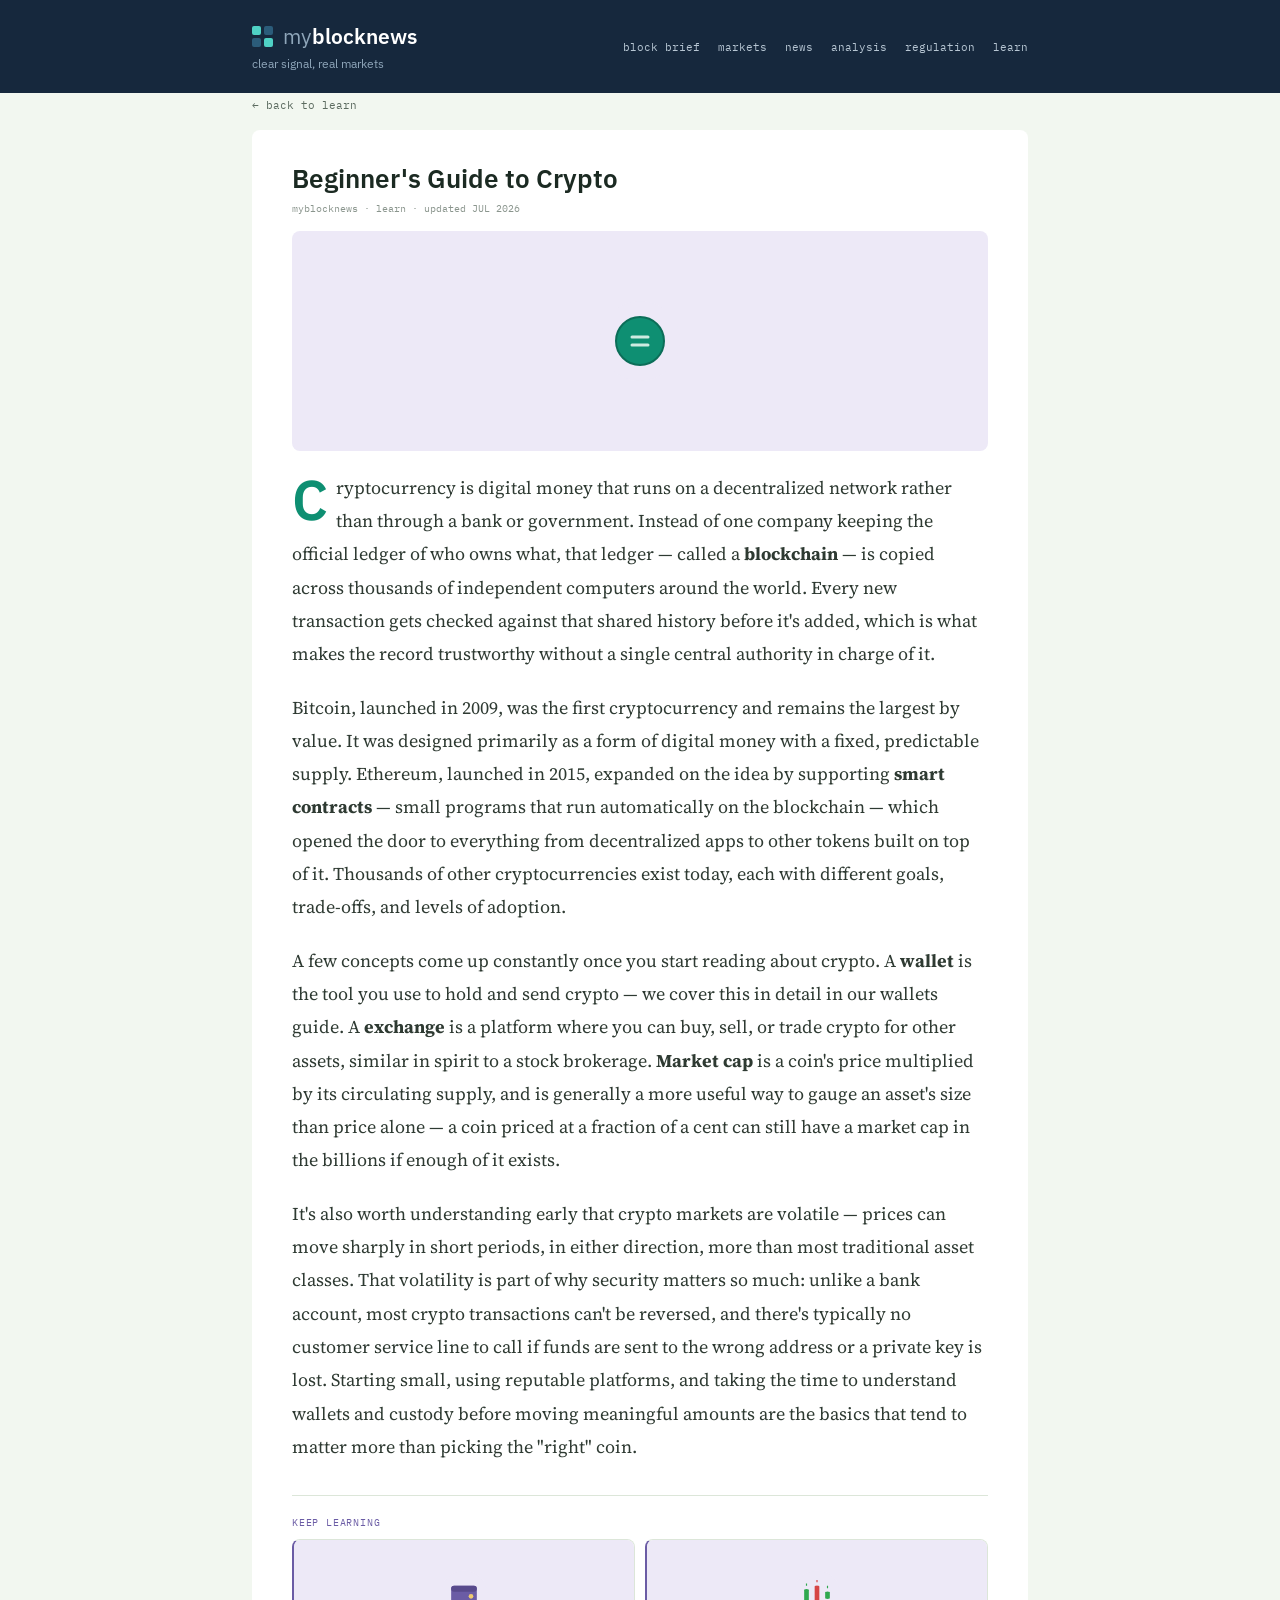
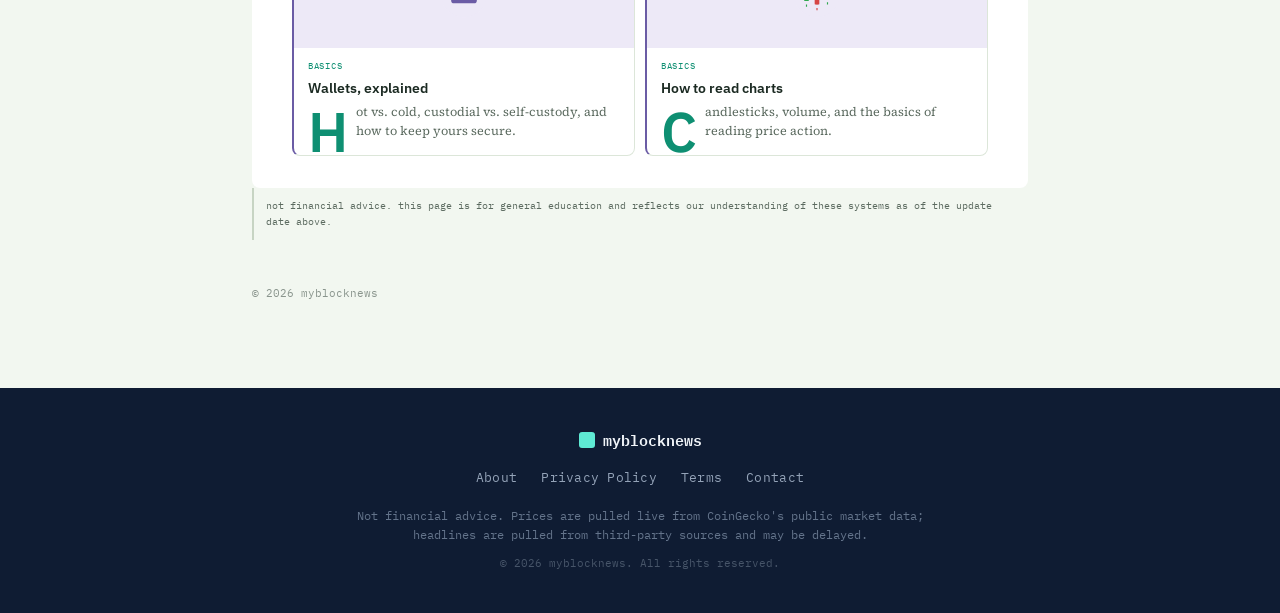
<file: learn/beginners-guide-to-crypto.html>
<!DOCTYPE html>
<html lang="en">
<head>
  <meta charset="UTF-8">
  <meta name="viewport" content="width=device-width, initial-scale=1.0">
  <title>Beginner's Guide to Crypto — myblocknews</title>

  <meta name="description" content="A plain-English introduction to cryptocurrency: what it is, how blockchains work, and the basics you should understand before you buy anything.">
  <link rel="canonical" href="https://myblocknews.com/learn/beginners-guide-to-crypto.html">
  <meta property="og:title" content="Beginner's Guide to Crypto — myblocknews">
  <meta property="og:description" content="What crypto actually is and how it works, before you buy anything.">
  <meta property="og:url" content="https://myblocknews.com/learn/beginners-guide-to-crypto.html">
  <meta property="og:type" content="article">
  <meta property="og:image" content="https://myblocknews.com/social-preview.png">
  <link rel="stylesheet" href="/style.css">
  <link rel="icon" href="/favicon.ico" sizes="any">
</head>
<body>
  <header class="site-header">
    <div class="header-inner">
      <div class="brand">
        <div class="brand-top">
          <div class="logo-mark"><span></span><span></span><span></span><span></span></div>
          <div class="wordmark"><span class="my">my</span><span class="rest">blocknews</span></div>
        </div>
        <div class="brand-sub">
          <div class="slogan">clear signal, real markets</div>
        </div>
      </div>
      <nav>
        <a href="/#brief">block brief</a>
        <a href="/#markets">markets</a>
        <a href="/#news">news</a>
        <a href="/#analysis">analysis</a>
        <a href="/#regulation">regulation</a>
        <a href="/#learn">learn</a>
      </nav>
    </div>
  </header>

  <div class="wrap">
    <a class="learn-nav-back" href="/#learn">&larr; back to learn</a>

    <article class="body">
      <h1>Beginner's Guide to Crypto</h1>
      <div class="byline">myblocknews &middot; learn &middot; updated JUL 2026</div>

      <div class="learn-article-image">
        <svg viewBox="0 0 96 96" width="96" height="96">
          <circle cx="48" cy="48" r="40" fill="#EDE9F7"/>
          <circle cx="48" cy="48" r="24" fill="#0E8F72"/>
          <circle cx="48" cy="48" r="24" fill="none" stroke="#0B6E58" stroke-width="2"/>
          <path d="M40 44h16M40 52h16" stroke="#CDEAE0" stroke-width="3" stroke-linecap="round"/>
        </svg>
      </div>

      <p>
        Cryptocurrency is digital money that runs on a decentralized network
        rather than through a bank or government. Instead of one company
        keeping the official ledger of who owns what, that ledger — called
        a <strong>blockchain</strong> — is copied across thousands of
        independent computers around the world. Every new transaction gets
        checked against that shared history before it's added, which is
        what makes the record trustworthy without a single central
        authority in charge of it.
      </p>

      <p>
        Bitcoin, launched in 2009, was the first cryptocurrency and remains
        the largest by value. It was designed primarily as a form of
        digital money with a fixed, predictable supply. Ethereum, launched
        in 2015, expanded on the idea by supporting
        <strong>smart contracts</strong> — small programs that run
        automatically on the blockchain — which opened the door to
        everything from decentralized apps to other tokens built on top of
        it. Thousands of other cryptocurrencies exist today, each with
        different goals, trade-offs, and levels of adoption.
      </p>

      <p>
        A few concepts come up constantly once you start reading about
        crypto. A <strong>wallet</strong> is the tool you use to hold and
        send crypto — we cover this in detail in our wallets guide.
        A <strong>exchange</strong> is a platform where you can buy, sell,
        or trade crypto for other assets, similar in spirit to a stock
        brokerage. <strong>Market cap</strong> is a coin's price multiplied
        by its circulating supply, and is generally a more useful way to
        gauge an asset's size than price alone — a coin priced at a
        fraction of a cent can still have a market cap in the billions if
        enough of it exists.
      </p>

      <p>
        It's also worth understanding early that crypto markets are
        volatile — prices can move sharply in short periods, in either
        direction, more than most traditional asset classes. That volatility
        is part of why security matters so much: unlike a bank account,
        most crypto transactions can't be reversed, and there's typically no
        customer service line to call if funds are sent to the wrong address
        or a private key is lost. Starting small, using reputable
        platforms, and taking the time to understand wallets and custody
        before moving meaningful amounts are the basics that tend to matter
        more than picking the "right" coin.
      </p>

      <div class="related">
        <div class="eyebrow accent-learn">keep learning</div>
        <div class="learn-grid">
          <a class="learn-card" href="/learn/how-to-use-a-wallet.html">
            <div class="learn-card-image">
              <svg viewBox="0 0 96 96" width="56" height="56">
                <circle cx="48" cy="48" r="40" fill="#EDE9F7"/>
                <rect x="26" y="34" width="44" height="30" rx="5" fill="#6B5CA5"/>
                <rect x="26" y="34" width="44" height="10" rx="5" fill="#584A8C"/>
                <circle cx="60" cy="52" r="4" fill="#EFCB70"/>
              </svg>
            </div>
            <div class="learn-card-body">
              <div class="learn-card-label">basics</div>
              <h3>Wallets, explained</h3>
              <p>Hot vs. cold, custodial vs. self-custody, and how to keep yours secure.</p>
            </div>
          </a>
          <a class="learn-card" href="/learn/how-to-read-charts.html">
            <div class="learn-card-image">
              <svg viewBox="0 0 96 96" width="56" height="56">
                <circle cx="48" cy="48" r="40" fill="#EDE9F7"/>
                <path d="M30 60V40M30 34v-4M30 66v4" stroke="#2FA84F" stroke-width="2"/>
                <rect x="26" y="40" width="8" height="20" rx="1.5" fill="#2FA84F"/>
                <path d="M48 66V34M48 28v-4M48 72v4" stroke="#D64545" stroke-width="2"/>
                <rect x="44" y="34" width="8" height="32" rx="1.5" fill="#D64545"/>
                <path d="M66 56V44M66 38v-4M66 62v4" stroke="#2FA84F" stroke-width="2"/>
                <rect x="62" y="44" width="8" height="12" rx="1.5" fill="#2FA84F"/>
              </svg>
            </div>
            <div class="learn-card-body">
              <div class="learn-card-label">basics</div>
              <h3>How to read charts</h3>
              <p>Candlesticks, volume, and the basics of reading price action.</p>
            </div>
          </a>
        </div>
      </div>
    </article>

    <div class="disclaimer">not financial advice. this page is for general education and reflects our understanding of these systems as of the update date above.</div>
    <footer>&copy; <span id="year"></span> myblocknews</footer>
  </div>

  <footer class="site-footer">
    <div class="footer-inner">
      <div class="footer-brand">
        <span class="footer-logo"></span>
        <span class="footer-name">myblocknews</span>
      </div>
      <nav class="footer-links">
        <a href="/about.html">About</a>
        <a href="/privacy.html">Privacy Policy</a>
        <a href="/terms.html">Terms</a>
        <a href="/contact.html">Contact</a>
      </nav>
      <p class="footer-disclaimer">
        Not financial advice. Prices are pulled live from CoinGecko's public market data;
        headlines are pulled from third-party sources and may be delayed.
      </p>
      <p class="footer-copyright">&copy; 2026 myblocknews. All rights reserved.</p>
    </div>
  </footer>

  <script>document.getElementById('year').textContent = new Date().getFullYear();</script>
</body>
</html>
</file>
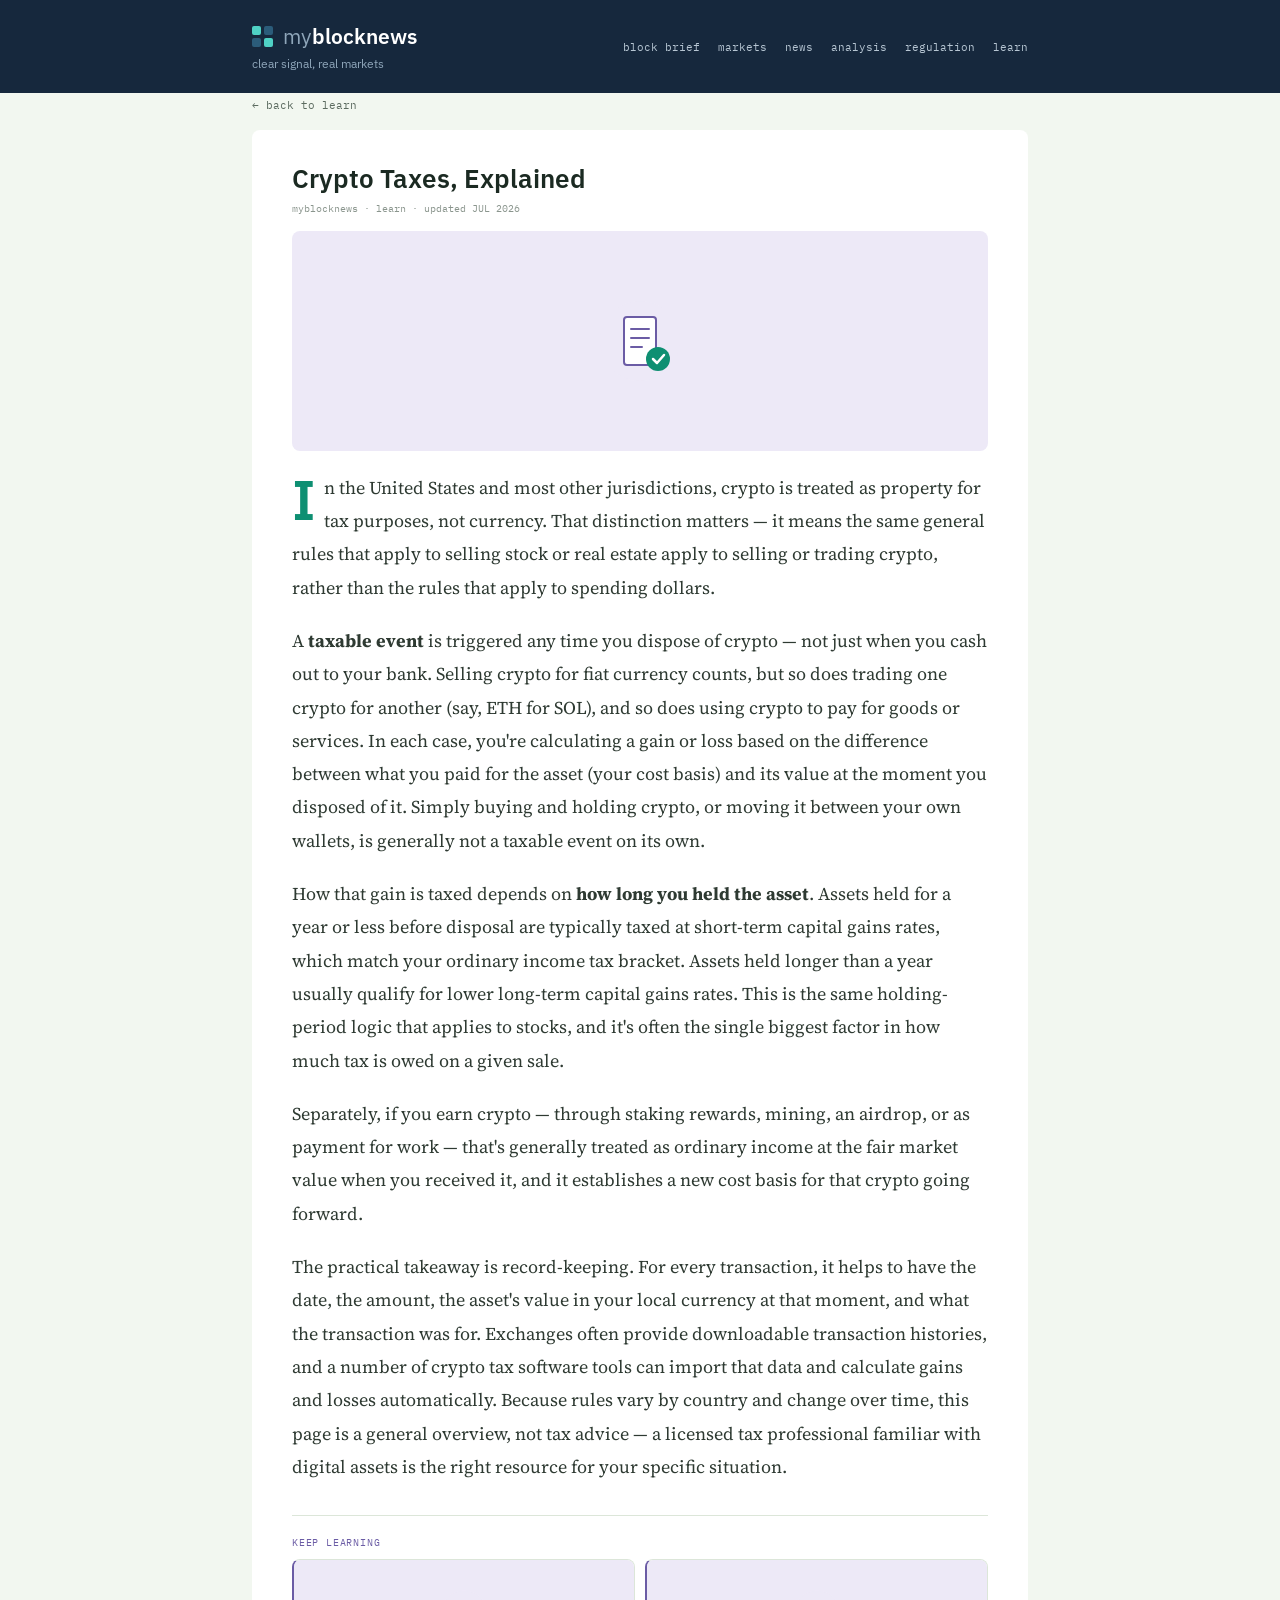
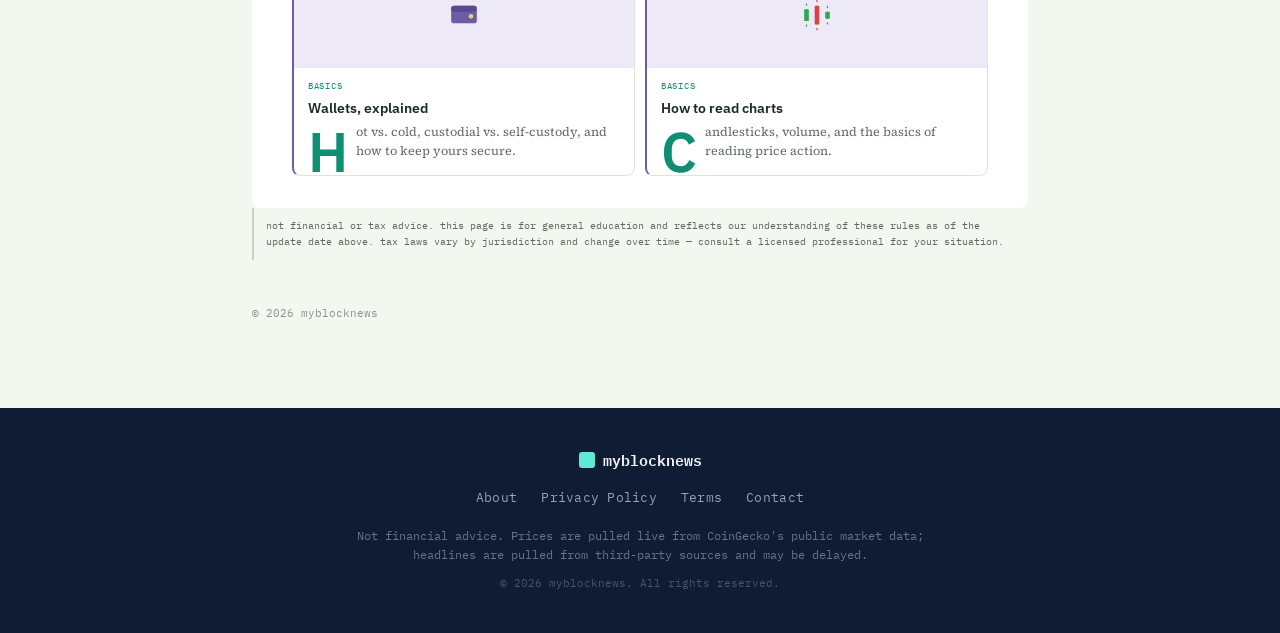
<file: learn/crypto-taxes-explained.html>
<!DOCTYPE html>
<html lang="en">
<head>
  <meta charset="UTF-8">
  <meta name="viewport" content="width=device-width, initial-scale=1.0">
  <title>Crypto Taxes, Explained — myblocknews</title>

  <meta name="description" content="A plain-English overview of how crypto is taxed: what counts as a taxable event, capital gains basics, and what records to keep.">
  <link rel="canonical" href="https://myblocknews.com/learn/crypto-taxes-explained.html">
  <meta property="og:title" content="Crypto Taxes, Explained — myblocknews">
  <meta property="og:description" content="What counts as a taxable event and what records you'll want to keep.">
  <meta property="og:url" content="https://myblocknews.com/learn/crypto-taxes-explained.html">
  <meta property="og:type" content="article">
  <meta property="og:image" content="https://myblocknews.com/social-preview.png">
  <link rel="stylesheet" href="/style.css">
  <link rel="icon" href="/favicon.ico" sizes="any">
</head>
<body>
  <header class="site-header">
    <div class="header-inner">
      <div class="brand">
        <div class="brand-top">
          <div class="logo-mark"><span></span><span></span><span></span><span></span></div>
          <div class="wordmark"><span class="my">my</span><span class="rest">blocknews</span></div>
        </div>
        <div class="brand-sub">
          <div class="slogan">clear signal, real markets</div>
        </div>
      </div>
      <nav>
        <a href="/#brief">block brief</a>
        <a href="/#markets">markets</a>
        <a href="/#news">news</a>
        <a href="/#analysis">analysis</a>
        <a href="/#regulation">regulation</a>
        <a href="/#learn">learn</a>
      </nav>
    </div>
  </header>

  <div class="wrap">
    <a class="learn-nav-back" href="/#learn">&larr; back to learn</a>

    <article class="body">
      <h1>Crypto Taxes, Explained</h1>
      <div class="byline">myblocknews &middot; learn &middot; updated JUL 2026</div>

      <div class="learn-article-image">
        <svg viewBox="0 0 96 96" width="96" height="96">
          <circle cx="48" cy="48" r="40" fill="#EDE9F7"/>
          <rect x="32" y="24" width="32" height="48" rx="3" fill="#FFFFFF" stroke="#6B5CA5" stroke-width="2"/>
          <path d="M39 36h18M39 45h18M39 54h11" stroke="#6B5CA5" stroke-width="2" stroke-linecap="round"/>
          <circle cx="66" cy="66" r="12" fill="#0E8F72"/>
          <path d="M61 66l4 4 7-8" stroke="#fff" stroke-width="2.5" fill="none" stroke-linecap="round" stroke-linejoin="round"/>
        </svg>
      </div>

      <p>
        In the United States and most other jurisdictions, crypto is treated
        as property for tax purposes, not currency. That distinction matters
        — it means the same general rules that apply to selling stock or
        real estate apply to selling or trading crypto, rather than the
        rules that apply to spending dollars.
      </p>

      <p>
        A <strong>taxable event</strong> is triggered any time you dispose of
        crypto — not just when you cash out to your bank. Selling crypto for
        fiat currency counts, but so does trading one crypto for another
        (say, ETH for SOL), and so does using crypto to pay for goods or
        services. In each case, you're calculating a gain or loss based on
        the difference between what you paid for the asset (your cost
        basis) and its value at the moment you disposed of it. Simply
        buying and holding crypto, or moving it between your own wallets,
        is generally not a taxable event on its own.
      </p>

      <p>
        How that gain is taxed depends on <strong>how long you held the
        asset</strong>. Assets held for a year or less before disposal are
        typically taxed at short-term capital gains rates, which match your
        ordinary income tax bracket. Assets held longer than a year usually
        qualify for lower long-term capital gains rates. This is the same
        holding-period logic that applies to stocks, and it's often the
        single biggest factor in how much tax is owed on a given sale.
      </p>

      <p>
        Separately, if you earn crypto — through staking rewards, mining,
        an airdrop, or as payment for work — that's generally treated as
        ordinary income at the fair market value when you received it,
        and it establishes a new cost basis for that crypto going forward.
      </p>

      <p>
        The practical takeaway is record-keeping. For every transaction,
        it helps to have the date, the amount, the asset's value in your
        local currency at that moment, and what the transaction was for.
        Exchanges often provide downloadable transaction histories, and a
        number of crypto tax software tools can import that data and
        calculate gains and losses automatically. Because rules vary by
        country and change over time, this page is a general overview, not
        tax advice — a licensed tax professional familiar with digital
        assets is the right resource for your specific situation.
      </p>

      <div class="related">
        <div class="eyebrow accent-learn">keep learning</div>
        <div class="learn-grid">
          <a class="learn-card" href="/learn/how-to-use-a-wallet.html">
            <div class="learn-card-image">
              <svg viewBox="0 0 96 96" width="56" height="56">
                <circle cx="48" cy="48" r="40" fill="#EDE9F7"/>
                <rect x="26" y="34" width="44" height="30" rx="5" fill="#6B5CA5"/>
                <rect x="26" y="34" width="44" height="10" rx="5" fill="#584A8C"/>
                <circle cx="60" cy="52" r="4" fill="#EFCB70"/>
              </svg>
            </div>
            <div class="learn-card-body">
              <div class="learn-card-label">basics</div>
              <h3>Wallets, explained</h3>
              <p>Hot vs. cold, custodial vs. self-custody, and how to keep yours secure.</p>
            </div>
          </a>
          <a class="learn-card" href="/learn/how-to-read-charts.html">
            <div class="learn-card-image">
              <svg viewBox="0 0 96 96" width="56" height="56">
                <circle cx="48" cy="48" r="40" fill="#EDE9F7"/>
                <path d="M30 60V40M30 34v-4M30 66v4" stroke="#2FA84F" stroke-width="2"/>
                <rect x="26" y="40" width="8" height="20" rx="1.5" fill="#2FA84F"/>
                <path d="M48 66V34M48 28v-4M48 72v4" stroke="#D64545" stroke-width="2"/>
                <rect x="44" y="34" width="8" height="32" rx="1.5" fill="#D64545"/>
                <path d="M66 56V44M66 38v-4M66 62v4" stroke="#2FA84F" stroke-width="2"/>
                <rect x="62" y="44" width="8" height="12" rx="1.5" fill="#2FA84F"/>
              </svg>
            </div>
            <div class="learn-card-body">
              <div class="learn-card-label">basics</div>
              <h3>How to read charts</h3>
              <p>Candlesticks, volume, and the basics of reading price action.</p>
            </div>
          </a>
        </div>
      </div>
    </article>

    <div class="disclaimer">not financial or tax advice. this page is for general education and reflects our understanding of these rules as of the update date above. tax laws vary by jurisdiction and change over time — consult a licensed professional for your situation.</div>
    <footer>&copy; <span id="year"></span> myblocknews</footer>
  </div>

  <footer class="site-footer">
    <div class="footer-inner">
      <div class="footer-brand">
        <span class="footer-logo"></span>
        <span class="footer-name">myblocknews</span>
      </div>
      <nav class="footer-links">
        <a href="/about.html">About</a>
        <a href="/privacy.html">Privacy Policy</a>
        <a href="/terms.html">Terms</a>
        <a href="/contact.html">Contact</a>
      </nav>
      <p class="footer-disclaimer">
        Not financial advice. Prices are pulled live from CoinGecko's public market data;
        headlines are pulled from third-party sources and may be delayed.
      </p>
      <p class="footer-copyright">&copy; 2026 myblocknews. All rights reserved.</p>
    </div>
  </footer>

  <script>document.getElementById('year').textContent = new Date().getFullYear();</script>
</body>
</html>
</file>
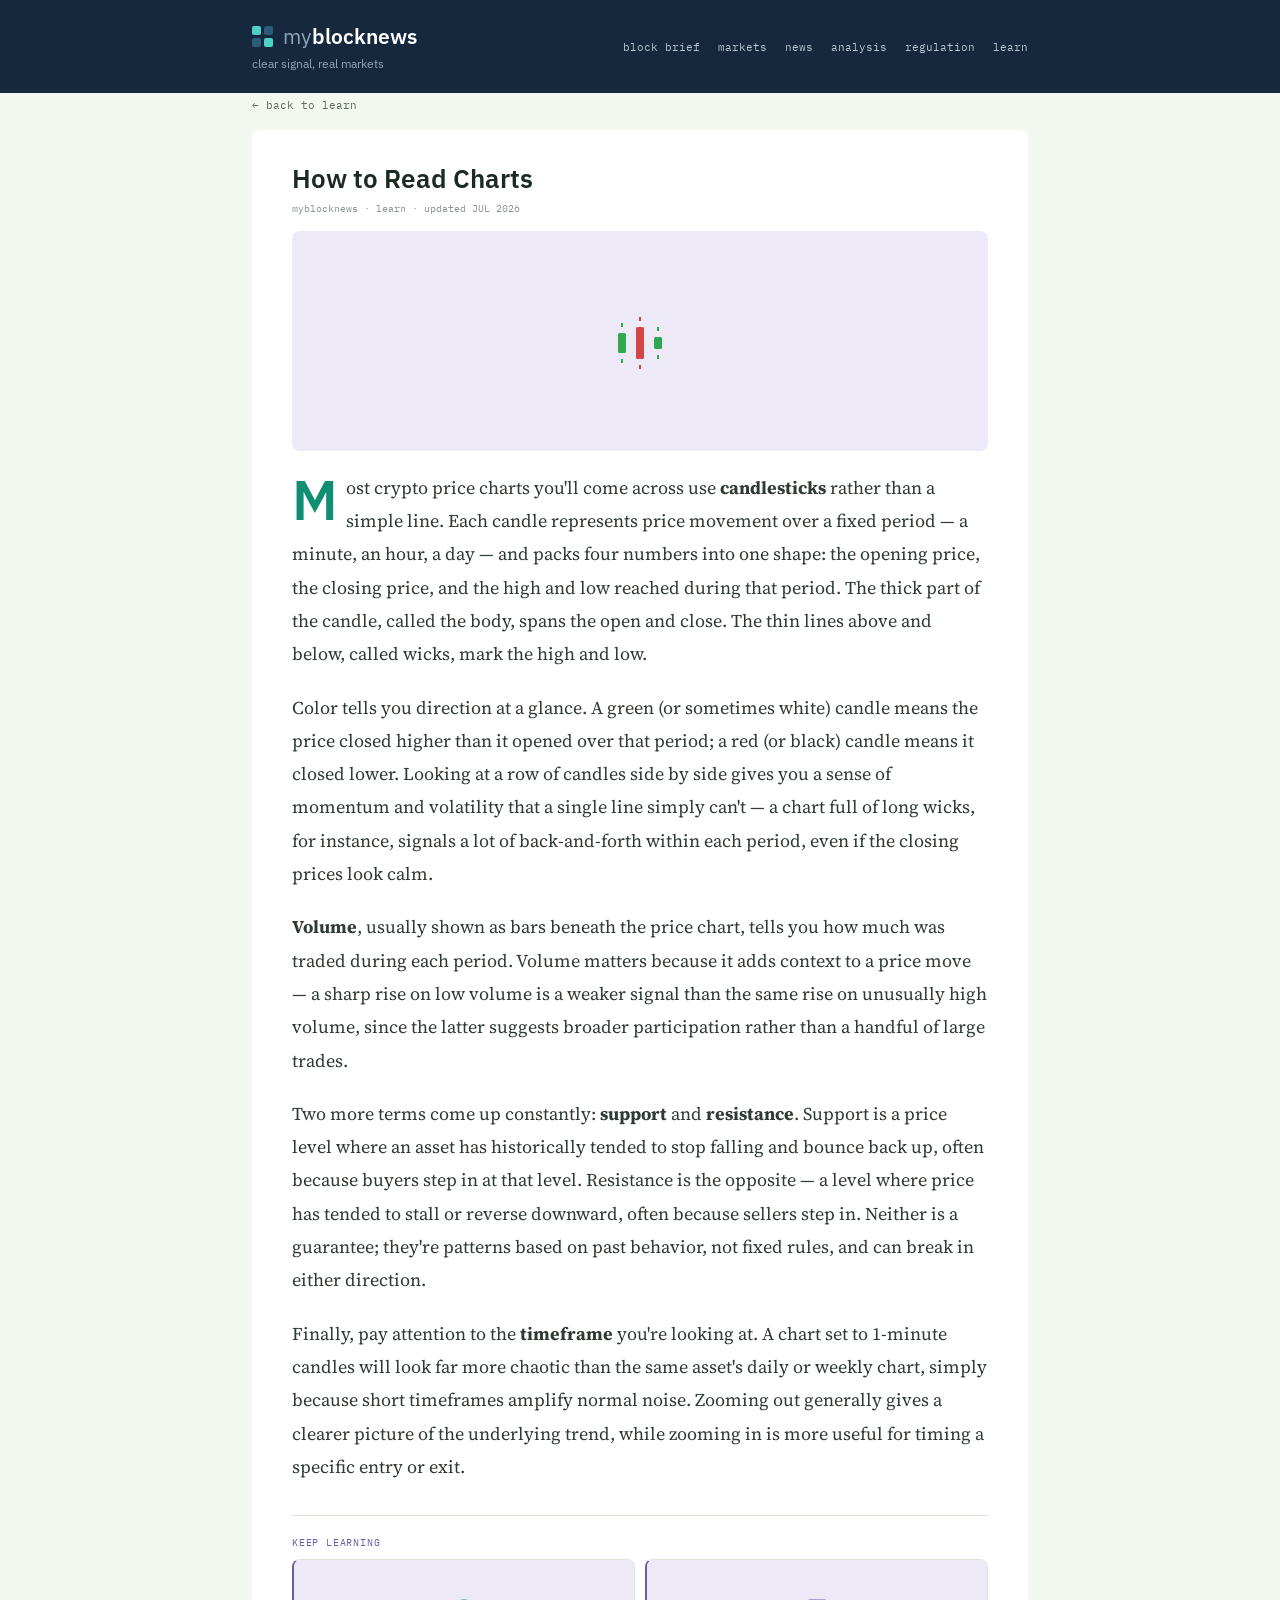
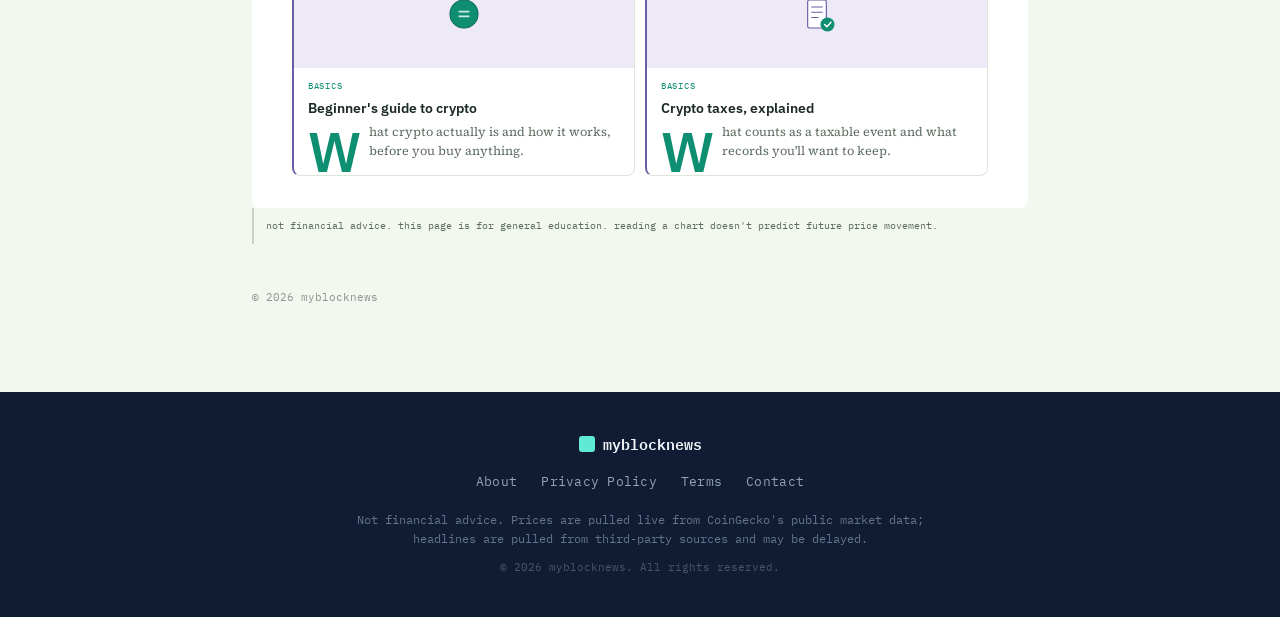
<file: learn/how-to-read-charts.html>
<!DOCTYPE html>
<html lang="en">
<head>
  <meta charset="UTF-8">
  <meta name="viewport" content="width=device-width, initial-scale=1.0">
  <title>How to Read Charts — myblocknews</title>

  <meta name="description" content="A plain-English guide to reading crypto price charts: candlesticks, volume, support and resistance, and common timeframes.">
  <link rel="canonical" href="https://myblocknews.com/learn/how-to-read-charts.html">
  <meta property="og:title" content="How to Read Charts — myblocknews">
  <meta property="og:description" content="Candlesticks, volume, and the basics of reading price action.">
  <meta property="og:url" content="https://myblocknews.com/learn/how-to-read-charts.html">
  <meta property="og:type" content="article">
  <meta property="og:image" content="https://myblocknews.com/social-preview.png">
  <link rel="stylesheet" href="/style.css">
  <link rel="icon" href="/favicon.ico" sizes="any">
</head>
<body>
  <header class="site-header">
    <div class="header-inner">
      <div class="brand">
        <div class="brand-top">
          <div class="logo-mark"><span></span><span></span><span></span><span></span></div>
          <div class="wordmark"><span class="my">my</span><span class="rest">blocknews</span></div>
        </div>
        <div class="brand-sub">
          <div class="slogan">clear signal, real markets</div>
        </div>
      </div>
      <nav>
        <a href="/#brief">block brief</a>
        <a href="/#markets">markets</a>
        <a href="/#news">news</a>
        <a href="/#analysis">analysis</a>
        <a href="/#regulation">regulation</a>
        <a href="/#learn">learn</a>
      </nav>
    </div>
  </header>

  <div class="wrap">
    <a class="learn-nav-back" href="/#learn">&larr; back to learn</a>

    <article class="body">
      <h1>How to Read Charts</h1>
      <div class="byline">myblocknews &middot; learn &middot; updated JUL 2026</div>

      <div class="learn-article-image">
        <svg viewBox="0 0 96 96" width="96" height="96">
          <circle cx="48" cy="48" r="40" fill="#EDE9F7"/>
          <path d="M30 60V40M30 34v-4M30 66v4" stroke="#2FA84F" stroke-width="2"/>
          <rect x="26" y="40" width="8" height="20" rx="1.5" fill="#2FA84F"/>
          <path d="M48 66V34M48 28v-4M48 72v4" stroke="#D64545" stroke-width="2"/>
          <rect x="44" y="34" width="8" height="32" rx="1.5" fill="#D64545"/>
          <path d="M66 56V44M66 38v-4M66 62v4" stroke="#2FA84F" stroke-width="2"/>
          <rect x="62" y="44" width="8" height="12" rx="1.5" fill="#2FA84F"/>
        </svg>
      </div>

      <p>
        Most crypto price charts you'll come across use
        <strong>candlesticks</strong> rather than a simple line. Each
        candle represents price movement over a fixed period — a minute,
        an hour, a day — and packs four numbers into one shape: the
        opening price, the closing price, and the high and low reached
        during that period. The thick part of the candle, called the
        body, spans the open and close. The thin lines above and below,
        called wicks, mark the high and low.
      </p>

      <p>
        Color tells you direction at a glance. A green (or sometimes white)
        candle means the price closed higher than it opened over that
        period; a red (or black) candle means it closed lower. Looking at a
        row of candles side by side gives you a sense of momentum and
        volatility that a single line simply can't — a chart full of long
        wicks, for instance, signals a lot of back-and-forth within each
        period, even if the closing prices look calm.
      </p>

      <p>
        <strong>Volume</strong>, usually shown as bars beneath the price
        chart, tells you how much was traded during each period. Volume
        matters because it adds context to a price move — a sharp rise on
        low volume is a weaker signal than the same rise on unusually high
        volume, since the latter suggests broader participation rather than
        a handful of large trades.
      </p>

      <p>
        Two more terms come up constantly: <strong>support</strong> and
        <strong>resistance</strong>. Support is a price level where an asset
        has historically tended to stop falling and bounce back up, often
        because buyers step in at that level. Resistance is the opposite —
        a level where price has tended to stall or reverse downward, often
        because sellers step in. Neither is a guarantee; they're patterns
        based on past behavior, not fixed rules, and can break in either
        direction.
      </p>

      <p>
        Finally, pay attention to the <strong>timeframe</strong> you're
        looking at. A chart set to 1-minute candles will look far more
        chaotic than the same asset's daily or weekly chart, simply because
        short timeframes amplify normal noise. Zooming out generally gives
        a clearer picture of the underlying trend, while zooming in is more
        useful for timing a specific entry or exit.
      </p>

      <div class="related">
        <div class="eyebrow accent-learn">keep learning</div>
        <div class="learn-grid">
          <a class="learn-card" href="/learn/beginners-guide-to-crypto.html">
            <div class="learn-card-image">
              <svg viewBox="0 0 96 96" width="56" height="56">
                <circle cx="48" cy="48" r="40" fill="#EDE9F7"/>
                <circle cx="48" cy="48" r="24" fill="#0E8F72"/>
                <circle cx="48" cy="48" r="24" fill="none" stroke="#0B6E58" stroke-width="2"/>
                <path d="M40 44h16M40 52h16" stroke="#CDEAE0" stroke-width="3" stroke-linecap="round"/>
              </svg>
            </div>
            <div class="learn-card-body">
              <div class="learn-card-label">basics</div>
              <h3>Beginner's guide to crypto</h3>
              <p>What crypto actually is and how it works, before you buy anything.</p>
            </div>
          </a>
          <a class="learn-card" href="/learn/crypto-taxes-explained.html">
            <div class="learn-card-image">
              <svg viewBox="0 0 96 96" width="56" height="56">
                <circle cx="48" cy="48" r="40" fill="#EDE9F7"/>
                <rect x="32" y="24" width="32" height="48" rx="3" fill="#FFFFFF" stroke="#6B5CA5" stroke-width="2"/>
                <path d="M39 36h18M39 45h18M39 54h11" stroke="#6B5CA5" stroke-width="2" stroke-linecap="round"/>
                <circle cx="66" cy="66" r="12" fill="#0E8F72"/>
                <path d="M61 66l4 4 7-8" stroke="#fff" stroke-width="2.5" fill="none" stroke-linecap="round" stroke-linejoin="round"/>
              </svg>
            </div>
            <div class="learn-card-body">
              <div class="learn-card-label">basics</div>
              <h3>Crypto taxes, explained</h3>
              <p>What counts as a taxable event and what records you'll want to keep.</p>
            </div>
          </a>
        </div>
      </div>
    </article>

    <div class="disclaimer">not financial advice. this page is for general education. reading a chart doesn't predict future price movement.</div>
    <footer>&copy; <span id="year"></span> myblocknews</footer>
  </div>

  <footer class="site-footer">
    <div class="footer-inner">
      <div class="footer-brand">
        <span class="footer-logo"></span>
        <span class="footer-name">myblocknews</span>
      </div>
      <nav class="footer-links">
        <a href="/about.html">About</a>
        <a href="/privacy.html">Privacy Policy</a>
        <a href="/terms.html">Terms</a>
        <a href="/contact.html">Contact</a>
      </nav>
      <p class="footer-disclaimer">
        Not financial advice. Prices are pulled live from CoinGecko's public market data;
        headlines are pulled from third-party sources and may be delayed.
      </p>
      <p class="footer-copyright">&copy; 2026 myblocknews. All rights reserved.</p>
    </div>
  </footer>

  <script>document.getElementById('year').textContent = new Date().getFullYear();</script>
</body>
</html>
</file>
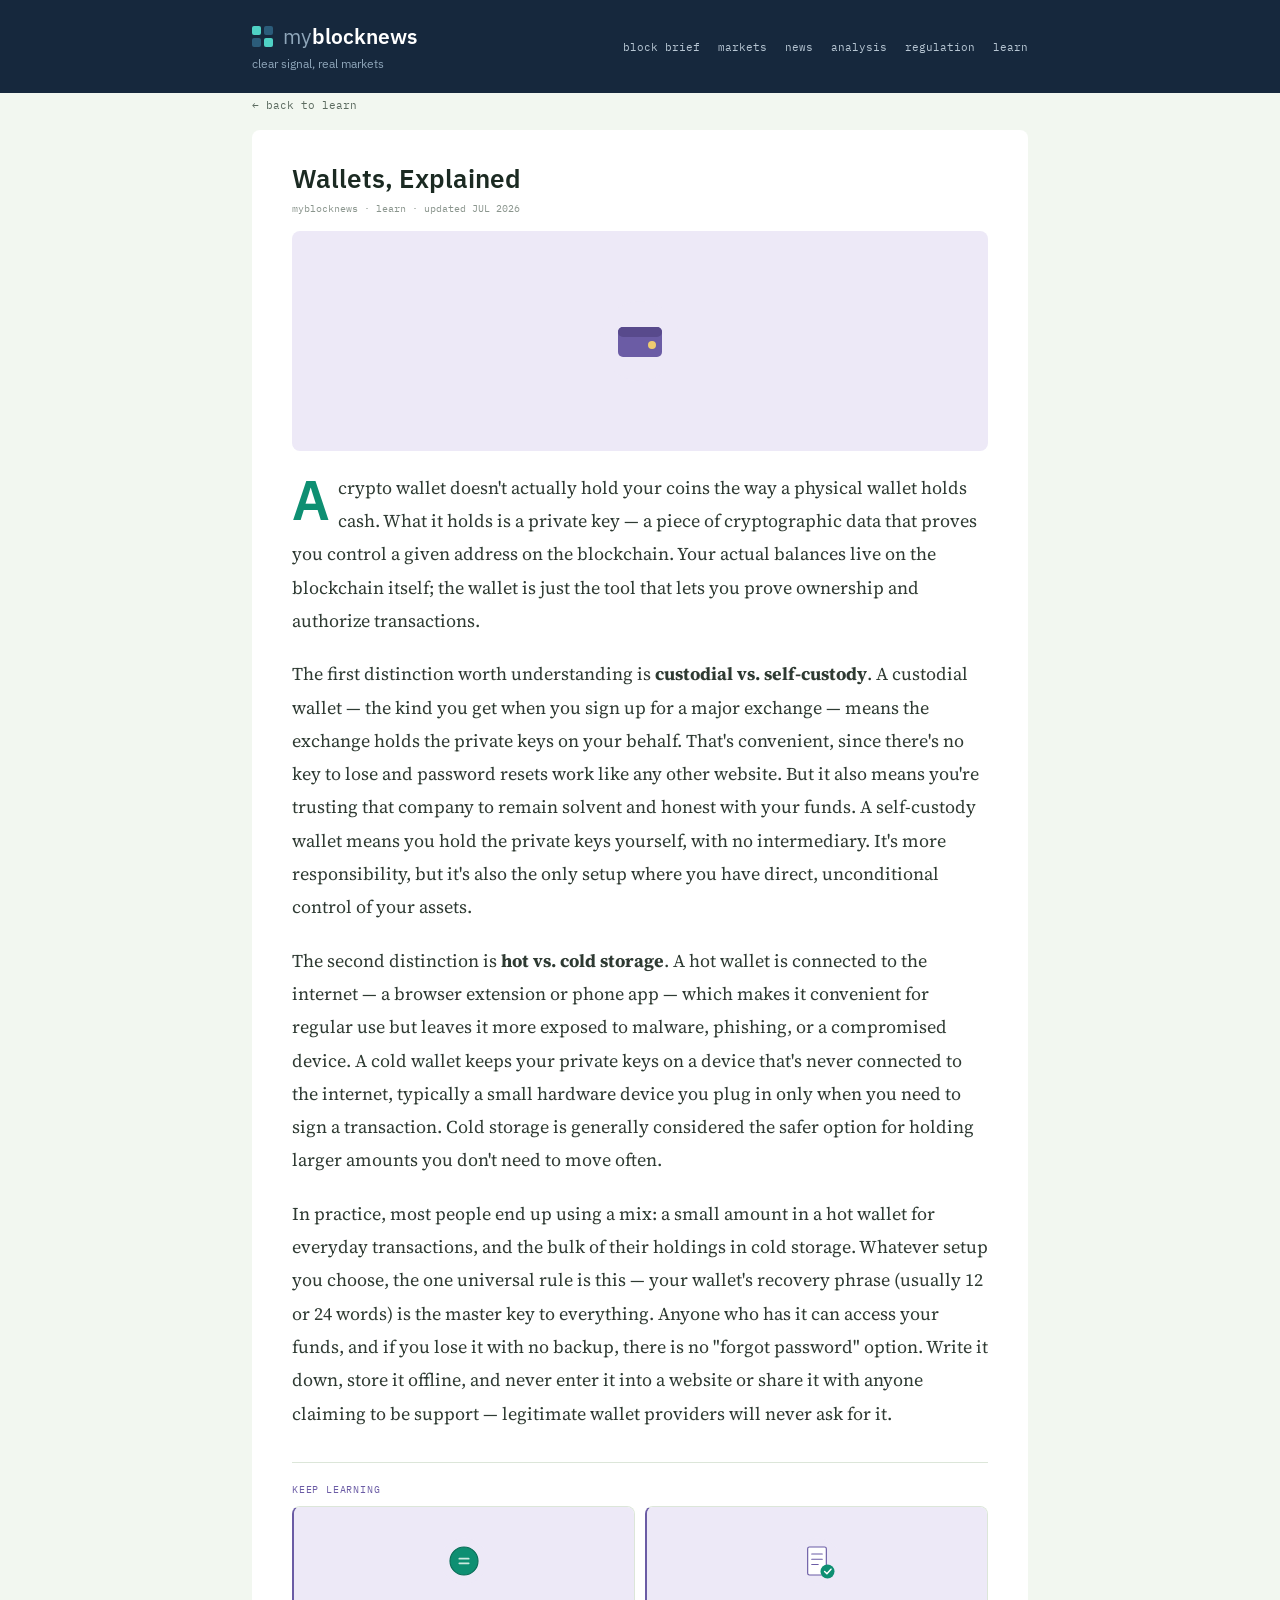
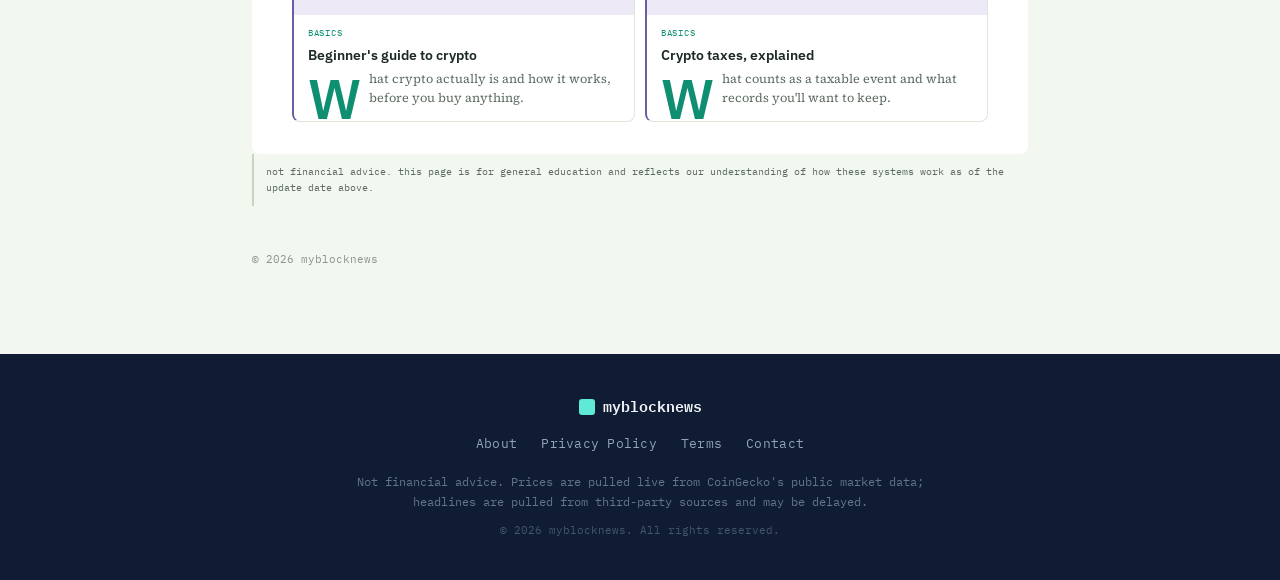
<file: learn/how-to-use-a-wallet.html>
<!DOCTYPE html>
<html lang="en">
<head>
  <meta charset="UTF-8">
  <meta name="viewport" content="width=device-width, initial-scale=1.0">
  <title>Wallets, Explained — myblocknews</title>

  <meta name="description" content="A plain-English guide to crypto wallets: hot vs. cold storage, custodial vs. self-custody, and how to actually keep your funds secure.">
  <link rel="canonical" href="https://myblocknews.com/learn/how-to-use-a-wallet.html">
  <meta property="og:title" content="Wallets, Explained — myblocknews">
  <meta property="og:description" content="Hot vs. cold, custodial vs. self-custody, and how to keep your crypto secure.">
  <meta property="og:url" content="https://myblocknews.com/learn/how-to-use-a-wallet.html">
  <meta property="og:type" content="article">
  <meta property="og:image" content="https://myblocknews.com/social-preview.png">
  <link rel="stylesheet" href="/style.css">
  <link rel="icon" href="/favicon.ico" sizes="any">
</head>
<body>
  <header class="site-header">
    <div class="header-inner">
      <div class="brand">
        <div class="brand-top">
          <div class="logo-mark"><span></span><span></span><span></span><span></span></div>
          <div class="wordmark"><span class="my">my</span><span class="rest">blocknews</span></div>
        </div>
        <div class="brand-sub">
          <div class="slogan">clear signal, real markets</div>
        </div>
      </div>
      <nav>
        <a href="/#brief">block brief</a>
        <a href="/#markets">markets</a>
        <a href="/#news">news</a>
        <a href="/#analysis">analysis</a>
        <a href="/#regulation">regulation</a>
        <a href="/#learn">learn</a>
      </nav>
    </div>
  </header>

  <div class="wrap">
    <a class="learn-nav-back" href="/#learn">&larr; back to learn</a>

    <article class="body">
      <h1>Wallets, Explained</h1>
      <div class="byline">myblocknews &middot; learn &middot; updated JUL 2026</div>

      <div class="learn-article-image">
        <svg viewBox="0 0 96 96" width="96" height="96">
          <circle cx="48" cy="48" r="40" fill="#EDE9F7"/>
          <rect x="26" y="34" width="44" height="30" rx="5" fill="#6B5CA5"/>
          <rect x="26" y="34" width="44" height="10" rx="5" fill="#584A8C"/>
          <circle cx="60" cy="52" r="4" fill="#EFCB70"/>
        </svg>
      </div>

      <p>
        A crypto wallet doesn't actually hold your coins the way a physical
        wallet holds cash. What it holds is a private key — a piece of
        cryptographic data that proves you control a given address on the
        blockchain. Your actual balances live on the blockchain itself; the
        wallet is just the tool that lets you prove ownership and authorize
        transactions.
      </p>

      <p>
        The first distinction worth understanding is <strong>custodial vs.
        self-custody</strong>. A custodial wallet — the kind you get when you
        sign up for a major exchange — means the exchange holds the private
        keys on your behalf. That's convenient, since there's no key to lose
        and password resets work like any other website. But it also means
        you're trusting that company to remain solvent and honest with your
        funds. A self-custody wallet means you hold the private keys
        yourself, with no intermediary. It's more responsibility, but it's
        also the only setup where you have direct, unconditional control of
        your assets.
      </p>

      <p>
        The second distinction is <strong>hot vs. cold storage</strong>. A
        hot wallet is connected to the internet — a browser extension or
        phone app — which makes it convenient for regular use but leaves it
        more exposed to malware, phishing, or a compromised device. A cold
        wallet keeps your private keys on a device that's never connected to
        the internet, typically a small hardware device you plug in only
        when you need to sign a transaction. Cold storage is generally
        considered the safer option for holding larger amounts you don't
        need to move often.
      </p>

      <p>
        In practice, most people end up using a mix: a small amount in a hot
        wallet for everyday transactions, and the bulk of their holdings in
        cold storage. Whatever setup you choose, the one universal rule is
        this — your wallet's recovery phrase (usually 12 or 24 words) is the
        master key to everything. Anyone who has it can access your funds,
        and if you lose it with no backup, there is no "forgot password"
        option. Write it down, store it offline, and never enter it into a
        website or share it with anyone claiming to be support — legitimate
        wallet providers will never ask for it.
      </p>

      <div class="related">
        <div class="eyebrow accent-learn">keep learning</div>
        <div class="learn-grid">
          <a class="learn-card" href="/learn/beginners-guide-to-crypto.html">
            <div class="learn-card-image">
              <svg viewBox="0 0 96 96" width="56" height="56">
                <circle cx="48" cy="48" r="40" fill="#EDE9F7"/>
                <circle cx="48" cy="48" r="24" fill="#0E8F72"/>
                <circle cx="48" cy="48" r="24" fill="none" stroke="#0B6E58" stroke-width="2"/>
                <path d="M40 44h16M40 52h16" stroke="#CDEAE0" stroke-width="3" stroke-linecap="round"/>
              </svg>
            </div>
            <div class="learn-card-body">
              <div class="learn-card-label">basics</div>
              <h3>Beginner's guide to crypto</h3>
              <p>What crypto actually is and how it works, before you buy anything.</p>
            </div>
          </a>
          <a class="learn-card" href="/learn/crypto-taxes-explained.html">
            <div class="learn-card-image">
              <svg viewBox="0 0 96 96" width="56" height="56">
                <circle cx="48" cy="48" r="40" fill="#EDE9F7"/>
                <rect x="32" y="24" width="32" height="48" rx="3" fill="#FFFFFF" stroke="#6B5CA5" stroke-width="2"/>
                <path d="M39 36h18M39 45h18M39 54h11" stroke="#6B5CA5" stroke-width="2" stroke-linecap="round"/>
                <circle cx="66" cy="66" r="12" fill="#0E8F72"/>
                <path d="M61 66l4 4 7-8" stroke="#fff" stroke-width="2.5" fill="none" stroke-linecap="round" stroke-linejoin="round"/>
              </svg>
            </div>
            <div class="learn-card-body">
              <div class="learn-card-label">basics</div>
              <h3>Crypto taxes, explained</h3>
              <p>What counts as a taxable event and what records you'll want to keep.</p>
            </div>
          </a>
        </div>
      </div>
    </article>

    <div class="disclaimer">not financial advice. this page is for general education and reflects our understanding of how these systems work as of the update date above.</div>
    <footer>&copy; <span id="year"></span> myblocknews</footer>
  </div>

  <footer class="site-footer">
    <div class="footer-inner">
      <div class="footer-brand">
        <span class="footer-logo"></span>
        <span class="footer-name">myblocknews</span>
      </div>
      <nav class="footer-links">
        <a href="/about.html">About</a>
        <a href="/privacy.html">Privacy Policy</a>
        <a href="/terms.html">Terms</a>
        <a href="/contact.html">Contact</a>
      </nav>
      <p class="footer-disclaimer">
        Not financial advice. Prices are pulled live from CoinGecko's public market data;
        headlines are pulled from third-party sources and may be delayed.
      </p>
      <p class="footer-copyright">&copy; 2026 myblocknews. All rights reserved.</p>
    </div>
  </footer>

  <script>document.getElementById('year').textContent = new Date().getFullYear();</script>
</body>
</html>
</file>
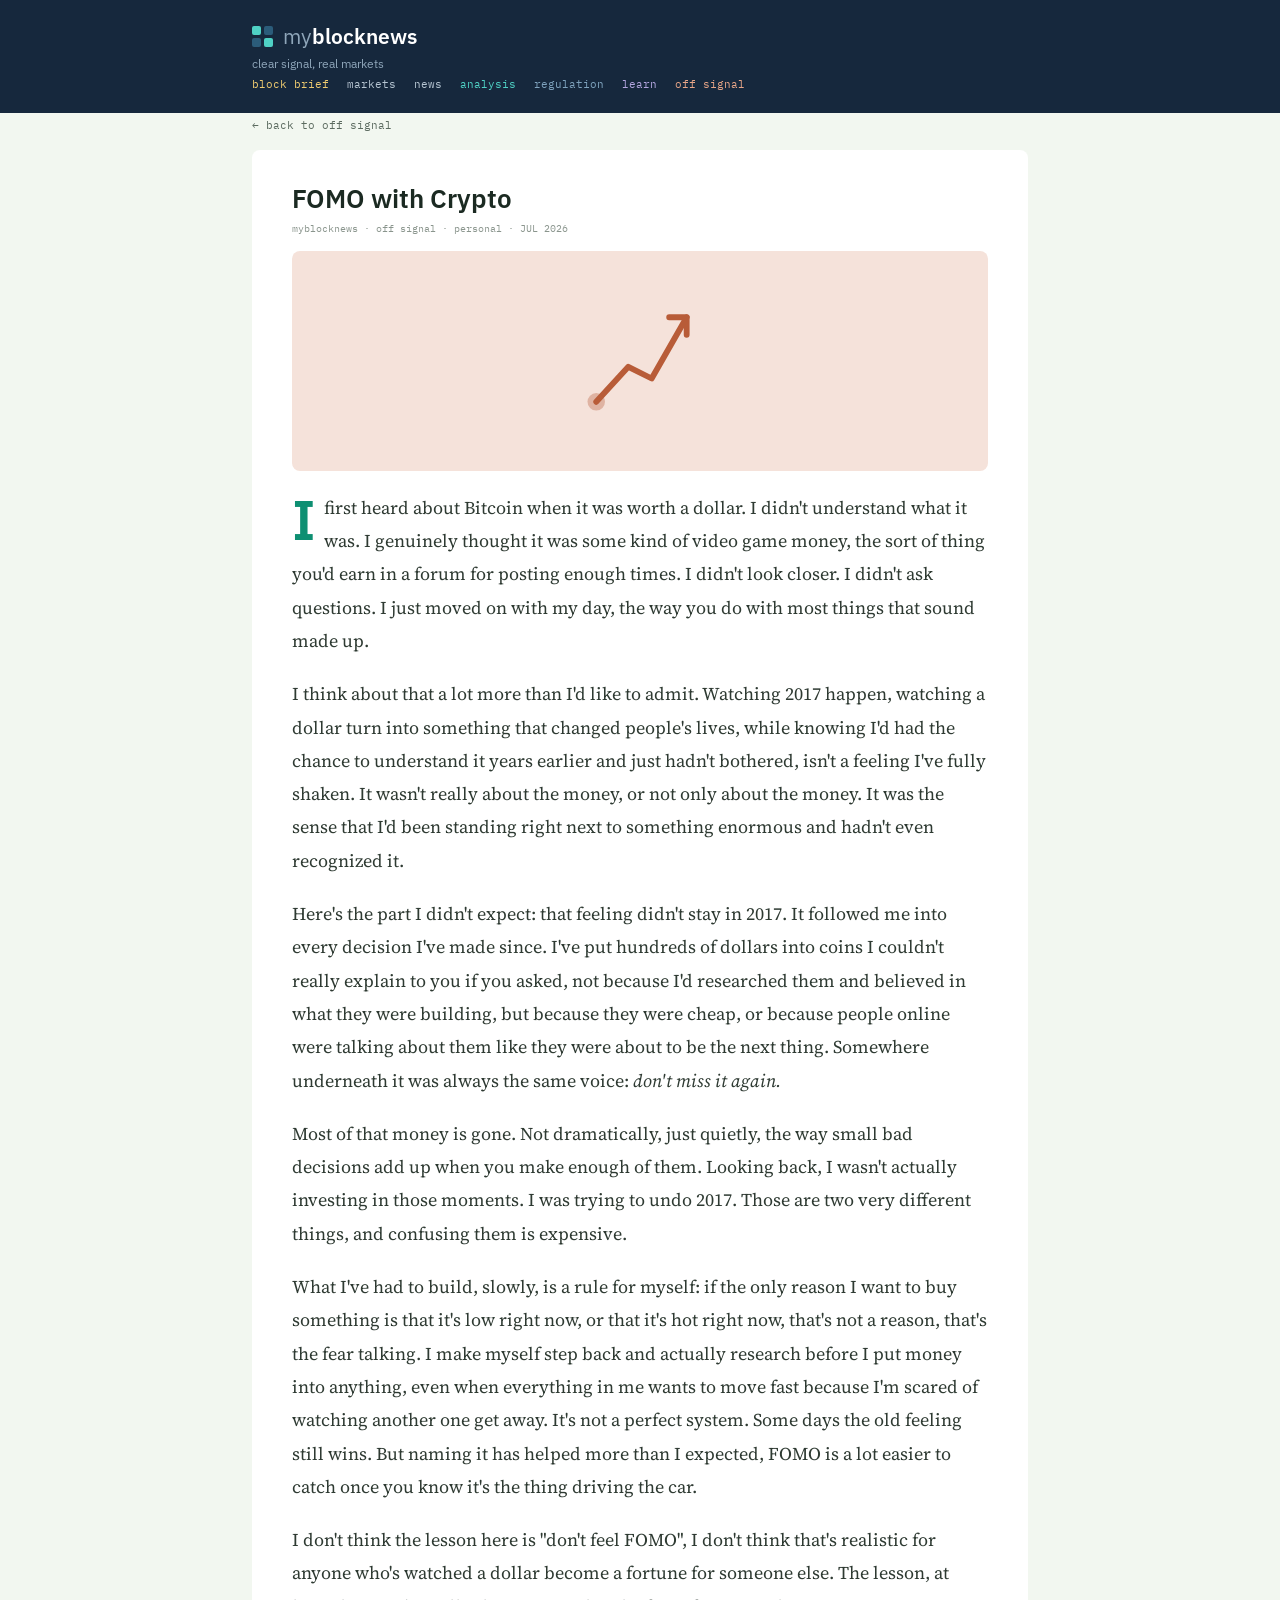
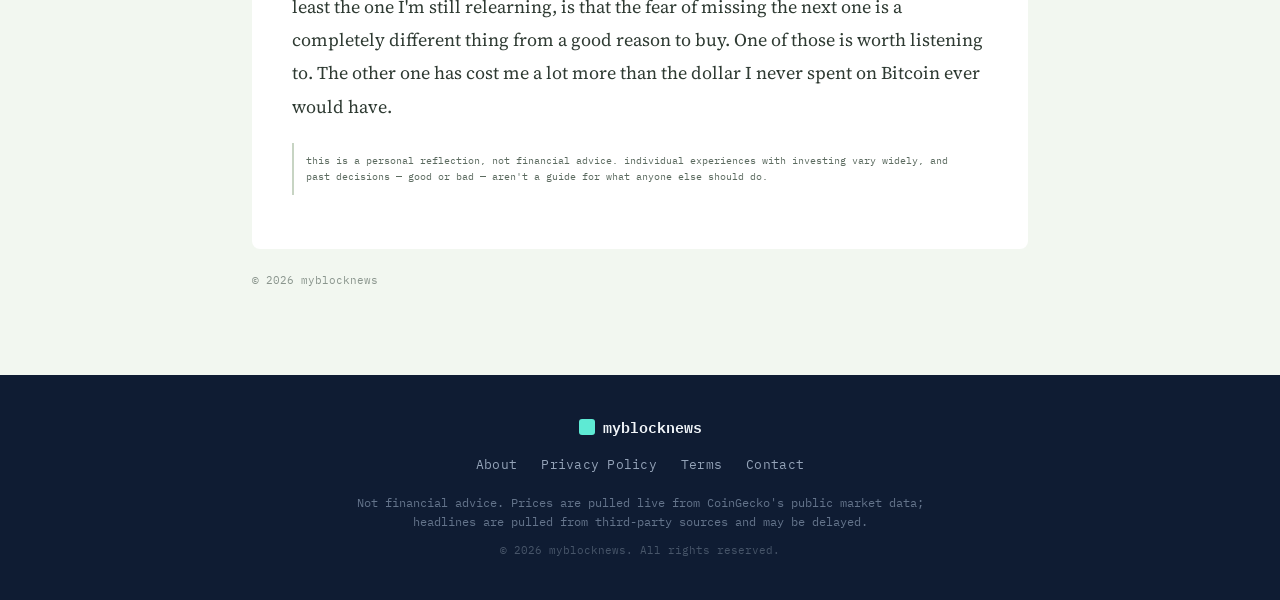
<file: off-signal/fomo-with-crypto.html>
<!DOCTYPE html>
<html lang="en">
<head>
  <meta charset="UTF-8">
  <meta name="viewport" content="width=device-width, initial-scale=1.0">
  <title>FOMO with Crypto — myblocknews</title>

  <meta name="description" content="A personal reflection on missing Bitcoin at a dollar, and how that fear of missing out has shaped — and hurt — every investing decision since.">
  <link rel="canonical" href="https://myblocknews.com/off-signal/fomo-with-crypto.html">
  <meta property="og:title" content="FOMO with Crypto — myblocknews">
  <meta property="og:description" content="A personal reflection on missing Bitcoin at a dollar, and the fear of missing out that followed.">
  <meta property="og:url" content="https://myblocknews.com/off-signal/fomo-with-crypto.html">
  <meta property="og:type" content="article">
  <meta property="og:image" content="https://myblocknews.com/social-preview.png">
  <link rel="stylesheet" href="/style.css">
  <link rel="icon" href="/favicon.ico" sizes="any">
</head>
<body>
  <header class="site-header">
    <div class="header-inner">
      <div class="brand">
        <a href="/" class="brand" style="text-decoration:none;">
        <div class="brand-top">
          <div class="logo-mark"><span></span><span></span><span></span><span></span></div>
          <div class="wordmark"><span class="my">my</span><span class="rest">blocknews</span></div>
        </div>
        <div class="brand-sub">
          <div class="slogan">clear signal, real markets</div>
        </div>
      </a>
      <nav>
        <a href="/#brief" class="nav-brief">block brief</a>
        <a href="/#markets">markets</a>
        <a href="/#news">news</a>
        <a href="/#analysis" class="nav-analysis">analysis</a>
        <a href="/#regulation" class="nav-regulation">regulation</a>
        <a href="/#learn" class="nav-learn">learn</a>
        <a href="/#offsignal" class="nav-offsignal">off signal</a>
      </nav>
    </div>
  </header>

  <div class="wrap">
    <a class="learn-nav-back" href="/#offsignal">&larr; back to off signal</a>

    <article class="body">
      <h1>FOMO with Crypto</h1>
      <div class="byline">myblocknews &middot; off signal &middot; personal &middot; JUL 2026</div>

      <div class="learn-article-image" style="background:#F5E2DA;">
        <svg viewBox="0 0 96 96" width="140" height="140">
          <path d="M18 76L40 52L56 60L80 18" fill="none" stroke="#B85C38" stroke-width="4" stroke-linecap="round" stroke-linejoin="round"/>
          <path d="M68 18h12v12" fill="none" stroke="#B85C38" stroke-width="4" stroke-linecap="round" stroke-linejoin="round"/>
          <circle cx="18" cy="76" r="6" fill="#B85C38" opacity="0.35"/>
        </svg>
      </div>

      <p>
        I first heard about Bitcoin when it was worth a dollar. I didn't understand
        what it was. I genuinely thought it was some kind of video game money,
        the sort of thing you'd earn in a forum for posting enough times. I didn't
        look closer. I didn't ask questions. I just moved on with my day, the way
        you do with most things that sound made up.
      </p>

      <p>
        I think about that a lot more than I'd like to admit. Watching 2017 happen,
         watching a dollar turn into something that changed people's lives, while
        knowing I'd had the chance to understand it years earlier and just hadn't
        bothered, isn't a feeling I've fully shaken. It wasn't really about the
        money, or not only about the money. It was the sense that I'd been standing
        right next to something enormous and hadn't even recognized it.
      </p>

      <p>
        Here's the part I didn't expect: that feeling didn't stay in 2017. It
        followed me into every decision I've made since. I've put hundreds of
        dollars into coins I couldn't really explain to you if you asked, not
        because I'd researched them and believed in what they were building, but
        because they were cheap, or because people online were talking about them
        like they were about to be the next thing. Somewhere underneath it was
        always the same voice: <em>don't miss it again.</em>
      </p>

      <p>
        Most of that money is gone. Not dramatically, just quietly, the way small
        bad decisions add up when you make enough of them. Looking back, I wasn't
        actually investing in those moments. I was trying to undo 2017. Those are
        two very different things, and confusing them is expensive.
      </p>

      <p>
        What I've had to build, slowly, is a rule for myself: if the only reason I
        want to buy something is that it's low right now, or that it's hot right
        now, that's not a reason, that's the fear talking. I make myself step back
        and actually research before I put money into anything, even when
        everything in me wants to move fast because I'm scared of watching another
        one get away. It's not a perfect system. Some days the old feeling still
        wins. But naming it has helped more than I expected, FOMO is a lot easier
        to catch once you know it's the thing driving the car.
      </p>

      <p>
        I don't think the lesson here is "don't feel FOMO", I don't think that's
        realistic for anyone who's watched a dollar become a fortune for someone
        else. The lesson, at least the one I'm still relearning, is that the fear
        of missing the next one is a completely different thing from a good reason
        to buy. One of those is worth listening to. The other one has cost me a lot
        more than the dollar I never spent on Bitcoin ever would have.
      </p>

      <div class="disclaimer">this is a personal reflection, not financial advice. individual experiences with investing vary widely, and past decisions — good or bad — aren't a guide for what anyone else should do.</div>
    </article>

    <footer>&copy; <span id="year"></span> myblocknews</footer>
  </div>

  <footer class="site-footer">
    <div class="footer-inner">
      <div class="footer-brand">
        <span class="footer-logo"></span>
        <span class="footer-name">myblocknews</span>
      </div>
      <nav class="footer-links">
        <a href="/about.html">About</a>
        <a href="/privacy.html">Privacy Policy</a>
        <a href="/terms.html">Terms</a>
        <a href="/contact.html">Contact</a>
      </nav>
      <p class="footer-disclaimer">
        Not financial advice. Prices are pulled live from CoinGecko's public market data;
        headlines are pulled from third-party sources and may be delayed.
      </p>
      <p class="footer-copyright">&copy; 2026 myblocknews. All rights reserved.</p>
    </div>
  </footer>

  <script>document.getElementById('year').textContent = new Date().getFullYear();</script>
</body>
</html>
</file>
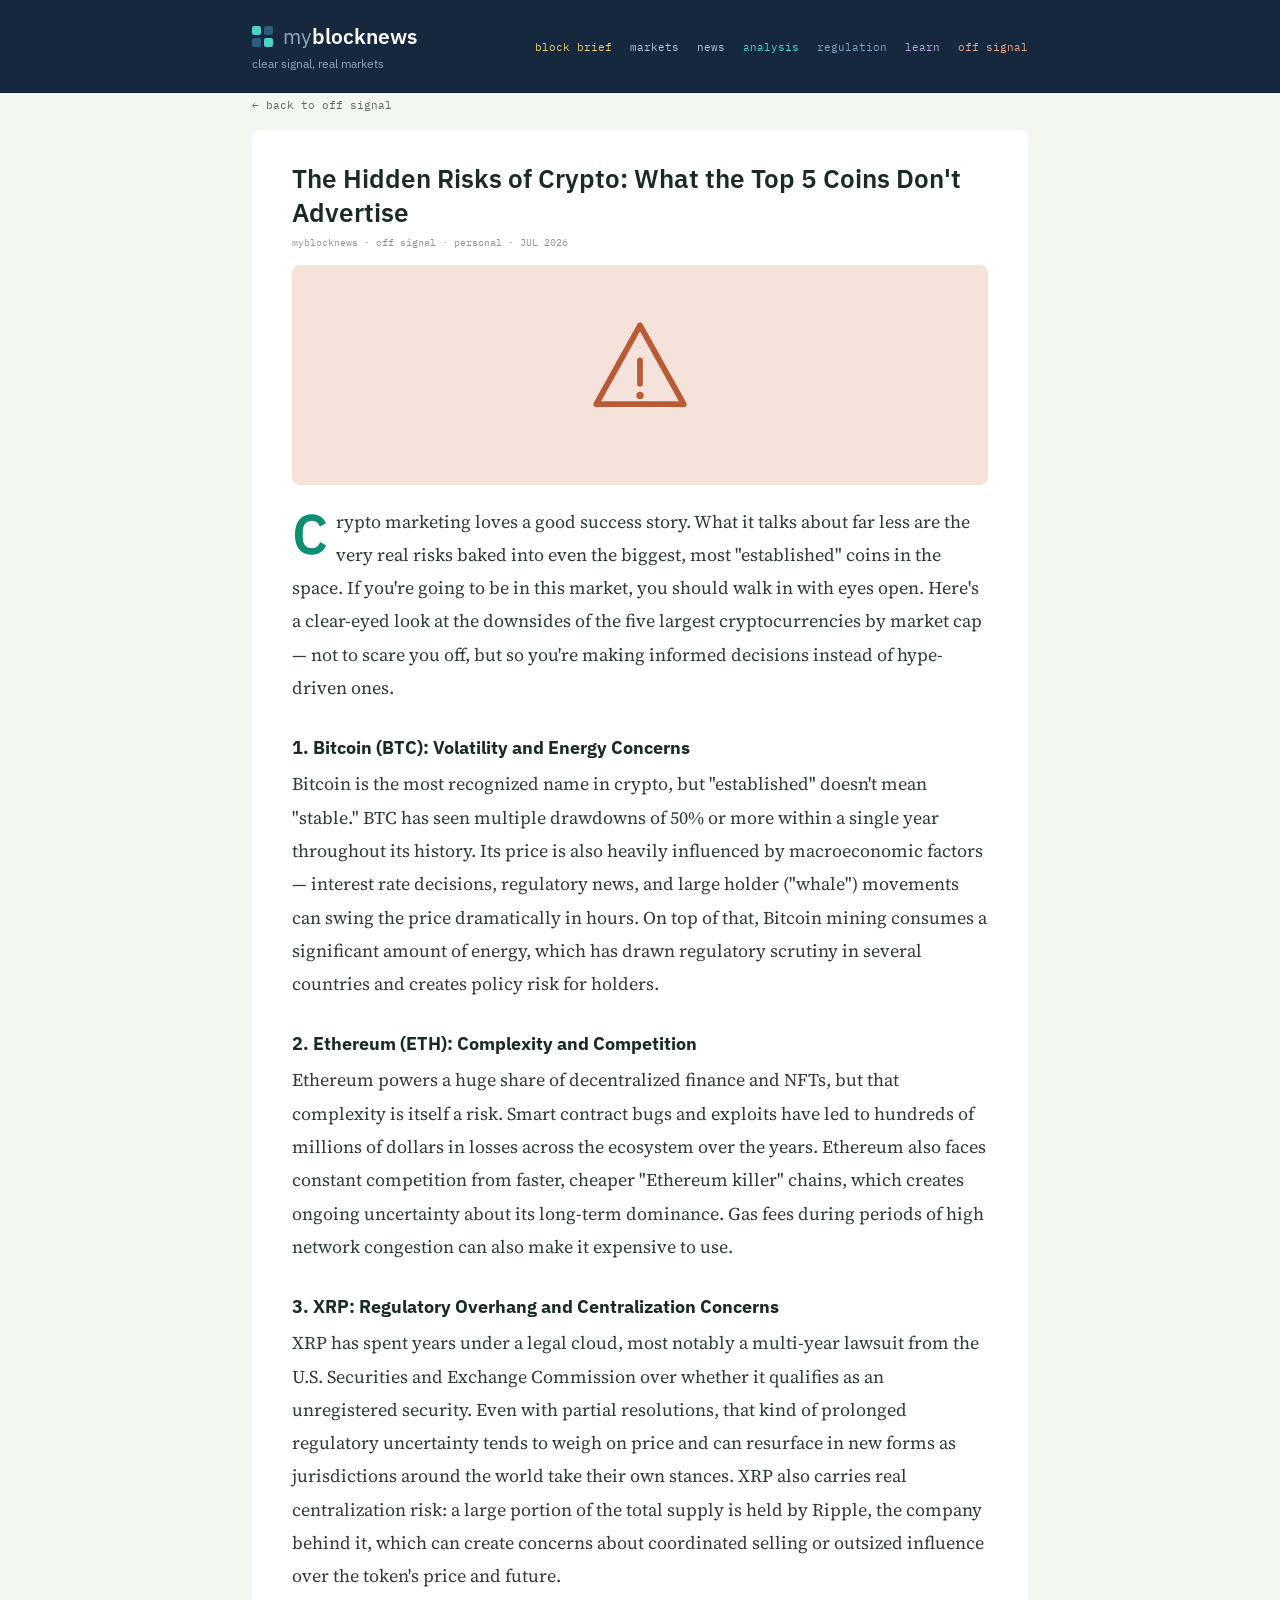
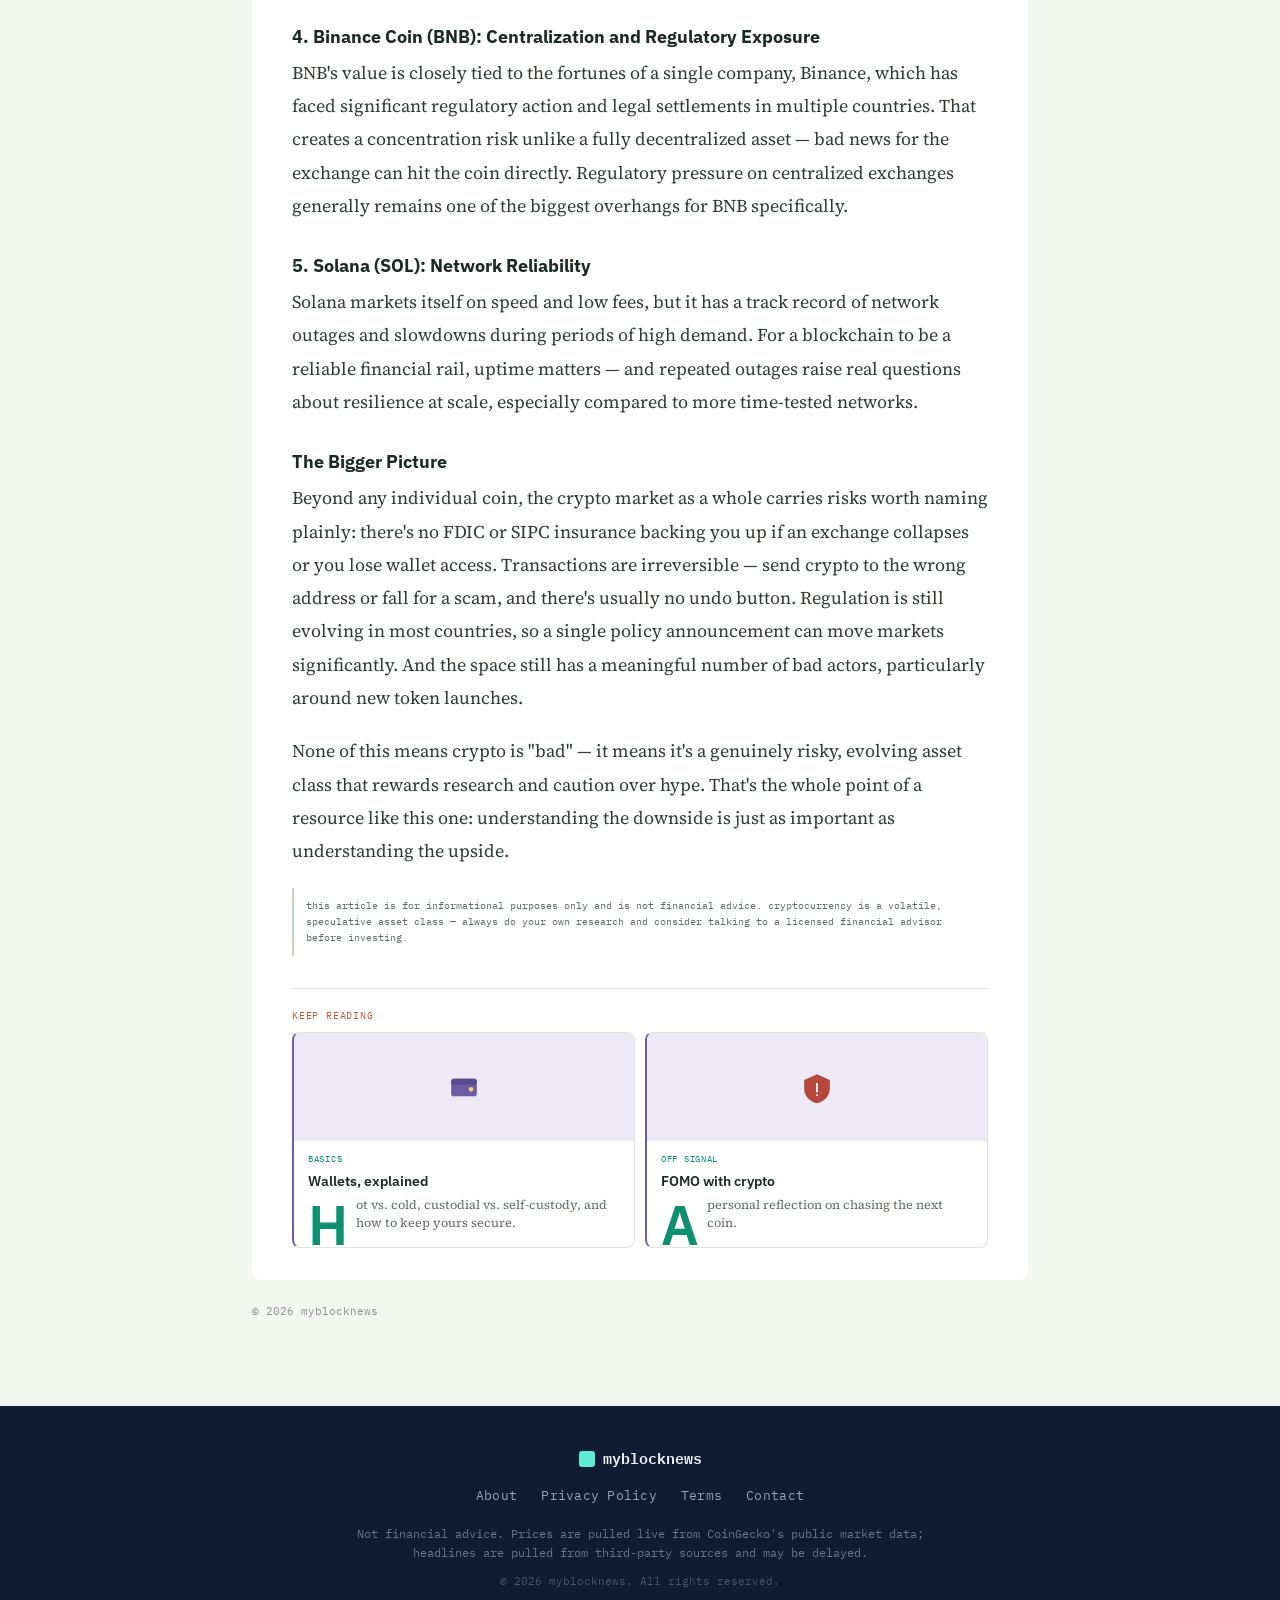
<file: off-signal/hidden-risks-of-crypto.html>
<!DOCTYPE html>
<html lang="en">
<head>
  <meta charset="UTF-8">
  <meta name="viewport" content="width=device-width, initial-scale=1.0">
  <title>The Hidden Risks of Crypto — myblocknews</title>

  <meta name="description" content="A clear-eyed look at the real risks behind the top 5 cryptocurrencies — the stuff the marketing doesn't put on the billboard.">
  <link rel="canonical" href="https://myblocknews.com/off-signal/hidden-risks-of-crypto.html">
  <meta property="og:title" content="The Hidden Risks of Crypto — myblocknews">
  <meta property="og:description" content="A clear-eyed look at the real risks behind the top 5 cryptocurrencies.">
  <meta property="og:url" content="https://myblocknews.com/off-signal/hidden-risks-of-crypto.html">
  <meta property="og:type" content="article">
  <meta property="og:image" content="https://myblocknews.com/social-preview.png">
  <meta name="twitter:card" content="summary_large_image">
  <meta name="twitter:title" content="The Hidden Risks of Crypto — myblocknews">
  <meta name="twitter:description" content="A clear-eyed look at the real risks behind the top 5 cryptocurrencies.">
  <meta name="twitter:image" content="https://myblocknews.com/social-preview.png">
  <link rel="stylesheet" href="/style.css">
  <link rel="icon" href="/favicon.ico" sizes="any">
  <script type="application/ld+json">
  {
    "@context": "https://schema.org",
    "@type": "Article",
    "headline": "The Hidden Risks of Crypto: What the Top 5 Coins Don't Advertise",
    "description": "A clear-eyed look at the real risks behind the top 5 cryptocurrencies — the stuff the marketing doesn't put on the billboard.",
    "image": "https://myblocknews.com/social-preview.png",
    "author": { "@type": "Organization", "name": "myblocknews" },
    "publisher": {
      "@type": "Organization",
      "name": "myblocknews",
      "logo": { "@type": "ImageObject", "url": "https://myblocknews.com/apple-touch-icon.png" }
    },
    "datePublished": "2026-07-16",
    "dateModified": "2026-07-16",
    "mainEntityOfPage": { "@type": "WebPage", "@id": "https://myblocknews.com/off-signal/hidden-risks-of-crypto.html" }
  }
  </script>
</head>
<body>
  <header class="site-header">
    <div class="header-inner">
      <a href="/" class="brand" style="text-decoration:none;">
        <div class="brand-top">
          <div class="logo-mark"><span></span><span></span><span></span><span></span></div>
          <div class="wordmark"><span class="my">my</span><span class="rest">blocknews</span></div>
        </div>
        <div class="brand-sub">
          <div class="slogan">clear signal, real markets</div>
        </div>
      </a>
      <nav>
        <a href="/#brief" class="nav-brief">block brief</a>
        <a href="/#markets">markets</a>
        <a href="/#news">news</a>
        <a href="/#analysis" class="nav-analysis">analysis</a>
        <a href="/#regulation" class="nav-regulation">regulation</a>
        <a href="/#learn" class="nav-learn">learn</a>
        <a href="/#offsignal" class="nav-offsignal">off signal</a>
      </nav>
    </div>
  </header>

  <div class="wrap">
    <a class="learn-nav-back" href="/#offsignal">&larr; back to off signal</a>

    <article class="body">
      <h1>The Hidden Risks of Crypto: What the Top 5 Coins Don't Advertise</h1>
      <div class="byline">myblocknews &middot; off signal &middot; personal &middot; JUL 2026</div>

      <div class="learn-article-image" style="background:#F5E2DA;">
        <svg viewBox="0 0 96 96" width="140" height="140">
          <path d="M48 14L18 68H78L48 14Z" fill="none" stroke="#B85C38" stroke-width="4" stroke-linejoin="round"/>
          <line x1="48" y1="38" x2="48" y2="54" stroke="#B85C38" stroke-width="4" stroke-linecap="round"/>
          <circle cx="48" cy="62" r="2.5" fill="#B85C38"/>
        </svg>
      </div>

      <p>
        Crypto marketing loves a good success story. What it talks about far less are the
        very real risks baked into even the biggest, most "established" coins in the space.
        If you're going to be in this market, you should walk in with eyes open. Here's a
        clear-eyed look at the downsides of the five largest cryptocurrencies by market cap
        — not to scare you off, but so you're making informed decisions instead of
        hype-driven ones.
      </p>

      <h2 style="font-size:18px;margin-top:32px;margin-bottom:8px;">1. Bitcoin (BTC): Volatility and Energy Concerns</h2>
      <p>
        Bitcoin is the most recognized name in crypto, but "established" doesn't mean
        "stable." BTC has seen multiple drawdowns of 50% or more within a single year
        throughout its history. Its price is also heavily influenced by macroeconomic
        factors — interest rate decisions, regulatory news, and large holder ("whale")
        movements can swing the price dramatically in hours. On top of that, Bitcoin mining
        consumes a significant amount of energy, which has drawn regulatory scrutiny in
        several countries and creates policy risk for holders.
      </p>

      <h2 style="font-size:18px;margin-top:32px;margin-bottom:8px;">2. Ethereum (ETH): Complexity and Competition</h2>
      <p>
        Ethereum powers a huge share of decentralized finance and NFTs, but that complexity
        is itself a risk. Smart contract bugs and exploits have led to hundreds of millions
        of dollars in losses across the ecosystem over the years. Ethereum also faces
        constant competition from faster, cheaper "Ethereum killer" chains, which creates
        ongoing uncertainty about its long-term dominance. Gas fees during periods of high
        network congestion can also make it expensive to use.
      </p>

      <h2 style="font-size:18px;margin-top:32px;margin-bottom:8px;">3. XRP: Regulatory Overhang and Centralization Concerns</h2>
      <p>
        XRP has spent years under a legal cloud, most notably a multi-year lawsuit from the
        U.S. Securities and Exchange Commission over whether it qualifies as an unregistered
        security. Even with partial resolutions, that kind of prolonged regulatory
        uncertainty tends to weigh on price and can resurface in new forms as jurisdictions
        around the world take their own stances. XRP also carries real centralization risk:
        a large portion of the total supply is held by Ripple, the company behind it, which
        can create concerns about coordinated selling or outsized influence over the token's
        price and future.
      </p>

      <h2 style="font-size:18px;margin-top:32px;margin-bottom:8px;">4. Binance Coin (BNB): Centralization and Regulatory Exposure</h2>
      <p>
        BNB's value is closely tied to the fortunes of a single company, Binance, which has
        faced significant regulatory action and legal settlements in multiple countries.
        That creates a concentration risk unlike a fully decentralized asset — bad news for
        the exchange can hit the coin directly. Regulatory pressure on centralized exchanges
        generally remains one of the biggest overhangs for BNB specifically.
      </p>

      <h2 style="font-size:18px;margin-top:32px;margin-bottom:8px;">5. Solana (SOL): Network Reliability</h2>
      <p>
        Solana markets itself on speed and low fees, but it has a track record of network
        outages and slowdowns during periods of high demand. For a blockchain to be a
        reliable financial rail, uptime matters — and repeated outages raise real questions
        about resilience at scale, especially compared to more time-tested networks.
      </p>

      <h2 style="font-size:18px;margin-top:32px;margin-bottom:8px;">The Bigger Picture</h2>
      <p>
        Beyond any individual coin, the crypto market as a whole carries risks worth naming
        plainly: there's no FDIC or SIPC insurance backing you up if an exchange collapses
        or you lose wallet access. Transactions are irreversible — send crypto to the wrong
        address or fall for a scam, and there's usually no undo button. Regulation is still
        evolving in most countries, so a single policy announcement can move markets
        significantly. And the space still has a meaningful number of bad actors,
        particularly around new token launches.
      </p>

      <p>
        None of this means crypto is "bad" — it means it's a genuinely risky, evolving asset
        class that rewards research and caution over hype. That's the whole point of a
        resource like this one: understanding the downside is just as important as
        understanding the upside.
      </p>

      <div class="disclaimer">this article is for informational purposes only and is not financial advice. cryptocurrency is a volatile, speculative asset class — always do your own research and consider talking to a licensed financial advisor before investing.</div>

      <div class="related">
        <div class="eyebrow accent-offsignal">keep reading</div>
        <div class="learn-grid">
          <a class="learn-card" href="/learn/how-to-use-a-wallet.html">
            <div class="learn-card-image">
              <svg viewBox="0 0 96 96" width="56" height="56">
                <circle cx="48" cy="48" r="40" fill="#EDE9F7"/>
                <rect x="26" y="34" width="44" height="30" rx="5" fill="#6B5CA5"/>
                <rect x="26" y="34" width="44" height="10" rx="5" fill="#584A8C"/>
                <circle cx="60" cy="52" r="4" fill="#EFCB70"/>
              </svg>
            </div>
            <div class="learn-card-body">
              <div class="learn-card-label">basics</div>
              <h3>Wallets, explained</h3>
              <p>Hot vs. cold, custodial vs. self-custody, and how to keep yours secure.</p>
            </div>
          </a>
          <a class="learn-card" href="/off-signal/fomo-with-crypto.html">
            <div class="learn-card-image">
              <svg viewBox="0 0 96 96" width="56" height="56">
                <circle cx="48" cy="48" r="40" fill="#EDE9F7"/>
                <path d="M48 26l22 10v14c0 14-9 22-22 26-13-4-22-12-22-26V36z" fill="#B5473D"/>
                <path d="M48 42v14M48 62h.01" stroke="#fff" stroke-width="3" stroke-linecap="round"/>
              </svg>
            </div>
            <div class="learn-card-body">
              <div class="learn-card-label">off signal</div>
              <h3>FOMO with crypto</h3>
              <p>A personal reflection on chasing the next coin.</p>
            </div>
          </a>
        </div>
      </div>
    </article>

    <footer>&copy; <span id="year"></span> myblocknews</footer>
  </div>

  <footer class="site-footer">
    <div class="footer-inner">
      <div class="footer-brand">
        <span class="footer-logo"></span>
        <span class="footer-name">myblocknews</span>
      </div>
      <nav class="footer-links">
        <a href="/about.html">About</a>
        <a href="/privacy.html">Privacy Policy</a>
        <a href="/terms.html">Terms</a>
        <a href="/contact.html">Contact</a>
      </nav>
      <p class="footer-disclaimer">
        Not financial advice. Prices are pulled live from CoinGecko's public market data;
        headlines are pulled from third-party sources and may be delayed.
      </p>
      <p class="footer-copyright">&copy; 2026 myblocknews. All rights reserved.</p>
    </div>
  </footer>

  <script>document.getElementById('year').textContent = new Date().getFullYear();</script>
</body>
</html>
</file>
<file: style.css>
@import url('https://fonts.googleapis.com/css2?family=IBM+Plex+Sans:wght@400;500;600&family=IBM+Plex+Mono:wght@400;500&family=Source+Serif+4:wght@400&display=swap');

:root {
  --bg: #F2F7F0;
  --panel: #FFFFFF;
  --border: #DCE6D9;
  --border-strong: #C7D4C3;
  --text: #1B2A22;
  --text-muted: #5C6B60;
  --text-dim: #8A958D;
  --accent: #0E8F72;
  --up: #2FA84F;
  --down: #D64545;
  --header-bg: #16283D;
  --header-bg-2: #0F2438;
  --header-text: #FFFFFF;
  --header-text-muted: #8FA6BA;
  --header-nav: #B7C6D3;
  --header-divider: #2B4258;
}

* { box-sizing: border-box; }

body {
  margin: 0;
  background: var(--bg);
  color: var(--text);
  font-family: 'IBM Plex Sans', sans-serif;
}

.wrap { max-width: 840px; margin: 0 auto; padding: 0 32px; }

/* Header */
header.site-header {
  background: var(--header-bg);
  margin: 0 calc(-50vw + 50%);
  padding: 0 calc(50vw - 50%);
  position: sticky;
  top: 0;
  z-index: 10;
}

.header-inner {
  max-width: 840px;
  margin: 0 auto;
  padding: 22px 32px;
  display: flex;
  align-items: center;
  justify-content: flex-start;
  flex-wrap: wrap;
  gap: 12px;
}

.brand {
  display: flex;
  flex-direction: column;
  gap: 6px;
}
.brand-top {
  display: flex;
  align-items: center;
  gap: 10px;
}
.brand-sub {
  display: flex;
  align-items: center;
  gap: 10px;
  flex-wrap: wrap;
}
.logo-mark {
  display: grid;
  grid-template-columns: repeat(2, 9px);
  grid-template-rows: repeat(2, 9px);
  gap: 3px;
}
.logo-mark span:nth-child(1), .logo-mark span:nth-child(4) { background: #4FD1C5; border-radius: 2px; }
.logo-mark span:nth-child(2), .logo-mark span:nth-child(3) { background: #2B5C7A; border-radius: 2px; }

.wordmark { display: flex; align-items: baseline; gap: 1px; }
.wordmark .my { font-weight: 400; font-size: 21px; color: var(--header-text-muted); }
.wordmark .rest { font-weight: 600; font-size: 21px; color: var(--header-text); }

.header-divider { width: 1px; height: 20px; background: var(--header-divider); }

.slogan { font-size: 12px; color: var(--header-text-muted); }

header.site-header nav {
  display: flex;
  flex-wrap: wrap;
  gap: 14px 18px;
  font-family: 'IBM Plex Mono', monospace;
  font-size: 11px;
  color: var(--header-nav);
  margin-left: auto;
}
header.site-header nav a { color: var(--header-nav); text-decoration: none; }
header.site-header nav a:hover { color: var(--header-text); }

/* Sections */
section { padding: 20px 0; border-bottom: 0.5px solid var(--border); }
section:last-of-type { border-bottom: none; }

.eyebrow {
  font-family: 'IBM Plex Mono', monospace;
  font-size: 10px;
  letter-spacing: 0.08em;
  text-transform: uppercase;
  color: var(--text-muted);
  margin-bottom: 12px;
}
.eyebrow.accent { color: var(--accent); }

/* Ticker */
.ticker-scroll {
  display: flex;
  gap: 10px;
  overflow-x: auto;
  padding-bottom: 6px;
}
.ticker-card {
  flex: 0 0 100px;
  background: var(--panel);
  border: 0.5px solid var(--border);
  border-radius: 8px;
  padding: 10px 12px;
}
.ticker-card .sym { font-family: 'IBM Plex Mono', monospace; font-size: 11px; color: var(--text-muted); margin-bottom: 4px; }
.ticker-card .price { font-size: 14px; font-weight: 500; color: var(--text); margin-bottom: 2px; }
.ticker-card .change { font-family: 'IBM Plex Mono', monospace; font-size: 11px; }
.ticker-card .change.up { color: var(--up); }
.ticker-card .change.down { color: var(--down); }
.ticker-card.loading .price, .ticker-card.loading .change { color: var(--text-dim); }

/* Headlines */
.headlines-grid {
  display: grid;
  grid-template-columns: repeat(3, 1fr);
  gap: 12px;
}
@media (max-width: 640px) {
  .headlines-grid { grid-template-columns: repeat(2, 1fr); }
}
@media (max-width: 420px) {
  .headlines-grid { grid-template-columns: 1fr; }
}

.headline-card {
  background: var(--panel);
  border: 0.5px solid var(--border);
  border-radius: 8px;
  overflow: hidden;
  text-decoration: none;
  display: flex;
  flex-direction: column;
}
.headline-card .title { font-size: 14px; color: var(--text); line-height: 1.4; padding: 12px 14px 0; }
.headline-card .source {
  font-family: 'IBM Plex Mono', monospace;
  font-size: 10px;
  font-weight: 600;
  letter-spacing: 0.03em;
  text-transform: uppercase;
  color: var(--accent);
  background: #E1F5EE;
  display: inline-block;
  padding: 3px 8px;
  border-radius: 4px;
  margin: 10px 14px 14px;
  align-self: flex-start;
}
/* Ad slot */
.ad-slot {
  margin: 18px 0;
  padding: 14px;
  border: 0.5px dashed var(--border-strong);
  border-radius: 8px;
  text-align: center;
  font-family: 'IBM Plex Mono', monospace;
  font-size: 11px;
  color: var(--text-dim);
}

/* Disclaimer */
.disclaimer {
  margin: 0 0 22px;
  padding: 10px 12px;
  border-left: 2px solid var(--border-strong);
  font-family: 'IBM Plex Mono', monospace;
  font-size: 10px;
  color: var(--text-muted);
  line-height: 1.6;
}

/* Article */
article.body { background: var(--panel); padding: 32px 40px; border-radius: 8px; }
article p {
  font-family: 'Source Serif 4', serif;
  font-size: 18px;
  line-height: 1.85;
  color: #2E3A32;
  margin: 0 0 20px;
}
article h1 {
  font-family: 'IBM Plex Sans', sans-serif;
  font-weight: 600;
  font-size: 26px;
  line-height: 1.3;
  color: var(--text);
  margin: 0 0 6px;
}

/* Drop cap on the opening paragraph of every article */
article.body p:first-of-type::first-letter {
  float: left;
  font-family: 'IBM Plex Sans', sans-serif;
  font-weight: 600;
  font-size: 56px;
  line-height: 0.8;
  color: var(--accent);
  padding: 6px 8px 0 0;
}
.byline { font-family: 'IBM Plex Mono', monospace; font-size: 10px; color: var(--text-dim); margin-bottom: 16px; }

footer {
  padding: 24px 0 40px;
  font-family: 'IBM Plex Mono', monospace;
  font-size: 11px;
  color: var(--text-dim);
}
.site-footer {
  background: #0f1c33;
  color: #94a3b8;
  margin-top: 48px;
  padding: 40px 24px 32px;
}

.footer-inner {
  max-width: 900px;
  margin: 0 auto;
  text-align: center;
}

.footer-brand {
  display: flex;
  align-items: center;
  justify-content: center;
  gap: 8px;
  margin-bottom: 16px;
}

.footer-logo {
  width: 16px;
  height: 16px;
  background: #5eead4;
  border-radius: 3px;
  display: inline-block;
}

.footer-name {
  color: #f1f5f9;
  font-weight: 600;
  font-size: 15px;
}

.footer-links {
  display: flex;
  justify-content: center;
  gap: 24px;
  margin-bottom: 20px;
  flex-wrap: wrap;
}

.footer-links a {
  color: #94a3b8;
  text-decoration: none;
  font-size: 13px;
  letter-spacing: 0.02em;
}

.footer-links a:hover {
  color: #5eead4;
}

.footer-disclaimer {
  font-size: 12px;
  line-height: 1.6;
  max-width: 600px;
  margin: 0 auto 12px;
  color: #64748b;
}

.footer-copyright {
  font-size: 11px;
  color: #475569;
}


.headline-image {
  width: 100%;
  height: 140px;
  object-fit: cover;
  display: block;
}

.headline-body {
  display: contents;
}
.recap-card {
  background: var(--panel);
  border: 0.5px solid var(--border);
  border-radius: 8px;
  display: flex;
  gap: 16px;
  overflow: hidden;
}

.recap-image {
  width: 140px;
  flex-shrink: 0;
  background: var(--bg);
}

.recap-image svg {
  display: block;
  width: 100%;
  height: 100%;
}

.recap-body {
  padding: 16px 18px 16px 0;
  flex: 1;
  min-width: 0;
}

.recap-headline {
  font-size: 16px;
  font-weight: 500;
  color: var(--text);
  margin: 0 0 6px;
}

.recap-byline {
  font-family: 'IBM Plex Mono', monospace;
  font-size: 10px;
  color: var(--text-dim);
  margin-bottom: 10px;
}

.recap-text {
  font-size: 14px;
  line-height: 1.65;
  color: #2E3A32;
  margin: 0;
}
/* ============================================
   Additions for Block Brief / Analysis / Regulation / Learn
   Append to the end of style.css
   ============================================ */

/* Per-section accent colors — used as left-border stripes and eyebrow color */
:root {
  --stripe-brief: #B8860B;
  --stripe-analysis: var(--accent);
  --stripe-regulation: #2B5C7A;
  --stripe-learn: #6B5CA5;
}

.eyebrow.accent-brief { color: var(--stripe-brief); }
.eyebrow.accent-analysis { color: var(--stripe-analysis); }
.eyebrow.accent-regulation { color: var(--stripe-regulation); }
.eyebrow.accent-learn { color: var(--stripe-learn); }

/* Block Brief */
.brief-card {
  background: var(--panel);
  border: 0.5px solid var(--border);
  border-left: 2px solid var(--stripe-brief);
  border-radius: 8px;
  padding: 16px 18px;
}

.brief-headline {
  font-size: 15px;
  font-weight: 600;
  color: var(--text);
  margin: 0 0 10px;
}

.brief-grid {
  display: grid;
  grid-template-columns: 1fr 1fr;
  gap: 10px 16px;
}

.brief-block-wide { grid-column: 1 / -1; }

@media (max-width: 420px) {
  .brief-grid { grid-template-columns: 1fr; }
}

.brief-label {
  font-family: 'IBM Plex Mono', monospace;
  font-size: 10px;
  letter-spacing: 0.06em;
  text-transform: uppercase;
  color: var(--stripe-brief);
  margin-bottom: 3px;
}

.brief-text {
  font-family: 'Source Serif 4', serif;
  font-size: 14px;
  line-height: 1.6;
  color: #2E3A32;
  margin: 0;
}

/* Market Analysis */
.analysis-card {
  background: var(--panel);
  border: 0.5px solid var(--border);
  border-left: 2px solid var(--stripe-analysis);
  border-radius: 8px;
  padding: 16px 18px;
  margin-bottom: 10px;
}
.analysis-card:last-child { margin-bottom: 0; }

.analysis-meta {
  font-family: 'IBM Plex Mono', monospace;
  font-size: 10px;
  letter-spacing: 0.04em;
  color: var(--text-dim);
  margin-bottom: 6px;
}

.analysis-headline {
  font-size: 15px;
  font-weight: 500;
  color: var(--text);
  margin: 0 0 8px;
}

.analysis-text {
  font-family: 'Source Serif 4', serif;
  font-size: 14px;
  line-height: 1.65;
  color: #2E3A32;
  margin: 0;
}

/* Regulation & Policy — reuses .headline-card from news, just add: */
#regulation .headline-card { border-left: 2px solid var(--stripe-regulation); }

/* Learn — locked to 2 columns to match the reference mockup */
.learn-grid {
  display: grid;
  grid-template-columns: repeat(2, minmax(0, 1fr));
  gap: 10px;
}

.learn-card {
  background: var(--panel);
  border: 0.5px solid var(--border);
  border-left: 2px solid var(--stripe-learn);
  border-radius: 8px;
  padding: 0;
  text-decoration: none;
  color: inherit;
  display: block;
  overflow: hidden;
  transition: border-color 0.15s ease;
}
.learn-card:hover { border-color: var(--border-strong); }

.learn-card-image {
  width: 100%;
  height: 84px;
  background: var(--bg);
  display: flex;
  align-items: center;
  justify-content: center;
}

.learn-card-body { padding: 12px 14px 14px; }

.learn-article-image {
  width: 100%;
  height: 200px;
  background: var(--bg);
  border-radius: 8px;
  display: flex;
  align-items: center;
  justify-content: center;
  margin: 0 0 20px;
}

.learn-card-label {
  font-family: 'IBM Plex Mono', monospace;
  font-size: 9px;
  text-transform: uppercase;
  letter-spacing: 0.08em;
  color: var(--accent);
  margin-bottom: 8px;
}

.learn-card h3 {
  font-size: 14px;
  font-weight: 600;
  margin: 0 0 6px;
  color: var(--text);
}

.learn-card p {
  font-size: 12.5px;
  line-height: 1.5;
  color: var(--text-muted);
  margin: 0;
}

/* Learn article pages (used by /learn/*.html) */
.learn-nav-back {
  font-family: 'IBM Plex Mono', monospace;
  font-size: 11px;
  color: var(--text-muted);
  text-decoration: none;
  display: inline-block;
  margin-bottom: 18px;
}
.learn-nav-back:hover { color: var(--accent); }

article.body .related {
  margin-top: 32px;
  padding-top: 20px;
  border-top: 0.5px solid var(--border);
}
article.body .related .eyebrow { margin-bottom: 10px; }
/* ============================================
   Additions for Block Brief / Analysis / Regulation / Learn
   Append to the end of style.css
   ============================================ */

/* Per-section accent colors — used as left-border stripes and eyebrow color */
:root {
  --stripe-brief: #B8860B;
  --stripe-analysis: var(--accent);
  --stripe-regulation: #2B5C7A;
  --stripe-learn: #6B5CA5;
}

.eyebrow.accent-brief { color: var(--stripe-brief); }
.eyebrow.accent-analysis { color: var(--stripe-analysis); }
.eyebrow.accent-regulation { color: var(--stripe-regulation); }
.eyebrow.accent-learn { color: var(--stripe-learn); }

/* Block Brief */
.brief-card {
  background: var(--panel);
  border: 0.5px solid var(--border);
  border-left: 2px solid var(--stripe-brief);
  border-radius: 8px;
  padding: 16px 18px;
}

.brief-headline {
  font-size: 16px;
  font-weight: 600;
  color: var(--text);
  margin: 0 0 14px;
}

.brief-block { margin-bottom: 12px; }
.brief-block:last-child { margin-bottom: 0; }

.brief-label {
  font-family: 'IBM Plex Mono', monospace;
  font-size: 10px;
  letter-spacing: 0.06em;
  text-transform: uppercase;
  color: var(--stripe-brief);
  margin-bottom: 3px;
}

.brief-text {
  font-family: 'Source Serif 4', serif;
  font-size: 14px;
  line-height: 1.6;
  color: #2E3A32;
  margin: 0;
}

/* Market Analysis */
.analysis-card {
  background: var(--panel);
  border: 0.5px solid var(--border);
  border-left: 2px solid var(--stripe-analysis);
  border-radius: 8px;
  padding: 16px 18px;
  margin-bottom: 10px;
}
.analysis-card:last-child { margin-bottom: 0; }

.analysis-meta {
  font-family: 'IBM Plex Mono', monospace;
  font-size: 10px;
  letter-spacing: 0.04em;
  color: var(--text-dim);
  margin-bottom: 6px;
}

.analysis-headline {
  font-size: 15px;
  font-weight: 500;
  color: var(--text);
  margin: 0 0 8px;
}

.analysis-text {
  font-family: 'Source Serif 4', serif;
  font-size: 14px;
  line-height: 1.65;
  color: #2E3A32;
  margin: 0;
}

/* Regulation & Policy — reuses .headline-card from news, just add: */
#regulation .headline-card { border-left: 2px solid var(--stripe-regulation); }

/* Learn — locked to 2 columns to match the reference mockup */
.learn-grid {
  display: grid;
  grid-template-columns: repeat(2, minmax(0, 1fr));
  gap: 10px;
}

.learn-card {
  background: var(--panel);
  border: 0.5px solid var(--border);
  border-left: 2px solid var(--stripe-learn);
  border-radius: 8px;
  padding: 0;
  text-decoration: none;
  color: inherit;
  display: block;
  overflow: hidden;
  transition: border-color 0.15s ease;
}
.learn-card:hover { border-color: var(--border-strong); }

.learn-card-image {
  width: 100%;
  height: 108px;
  background: #EDE9F7;
  display: flex;
  align-items: center;
  justify-content: center;
}

.learn-card-body { padding: 12px 14px 14px; }

/* Header weather chip */
.weather-chip {
  display: flex;
  align-items: center;
  gap: 5px;
  background: var(--header-bg-2);
  border: 0.5px solid var(--header-divider);
  border-radius: 5px;
  padding: 3px 8px;
  font-family: 'IBM Plex Mono', monospace;
  font-size: 11px;
  color: #4FD1C5;
}

/* Colored nav links — lighter tints for readability on the dark header */
header.site-header nav a.nav-brief { color: #EFCB70; }
header.site-header nav a.nav-brief:hover { color: #F7DFA0; }
header.site-header nav a.nav-analysis { color: #4FD1C5; }
header.site-header nav a.nav-analysis:hover { color: #7EE3D3; }
header.site-header nav a.nav-regulation { color: #7FA3BE; }
header.site-header nav a.nav-regulation:hover { color: #A4C0D6; }
header.site-header nav a.nav-learn { color: #B3A6E0; }
header.site-header nav a.nav-learn:hover { color: #CBC1EC; }

.learn-article-image {
  width: 100%;
  height: 220px;
  background: #EDE9F7;
  border-radius: 8px;
  display: flex;
  align-items: center;
  justify-content: center;
  margin: 0 0 20px;
}

.learn-card-label {
  font-family: 'IBM Plex Mono', monospace;
  font-size: 9px;
  text-transform: uppercase;
  letter-spacing: 0.08em;
  color: var(--accent);
  margin-bottom: 8px;
}

.learn-card h3 {
  font-size: 14px;
  font-weight: 600;
  margin: 0 0 6px;
  color: var(--text);
}

.learn-card p {
  font-size: 12.5px;
  line-height: 1.5;
  color: var(--text-muted);
  margin: 0;
}

/* Learn article pages (used by /learn/*.html) */
.learn-nav-back {
  font-family: 'IBM Plex Mono', monospace;
  font-size: 11px;
  color: var(--text-muted);
  text-decoration: none;
  display: inline-block;
  margin-bottom: 18px;
}
.learn-nav-back:hover { color: var(--accent); }

article.body .related {
  margin-top: 32px;
  padding-top: 20px;
  border-top: 0.5px solid var(--border);
}
article.body .related .eyebrow { margin-bottom: 10px; }
:root {
  --stripe-offsignal: #B85C38;
}

.eyebrow.accent-offsignal { color: var(--stripe-offsignal); }

.offsignal-card {
  background: var(--panel);
  border: 0.5px solid var(--border);
  border-left: 2px solid var(--stripe-offsignal);
  border-radius: 8px;
  padding: 16px 18px;
  margin-bottom: 10px;
}
.offsignal-card:last-child { margin-bottom: 0; }

.offsignal-meta {
  font-family: 'IBM Plex Mono', monospace;
  font-size: 10px;
  letter-spacing: 0.04em;
  color: var(--text-dim);
  margin-bottom: 6px;
}

.offsignal-headline {
  font-size: 15px;
  font-weight: 500;
  color: var(--text);
  margin: 0 0 8px;
}

.offsignal-text {
  font-family: 'Source Serif 4', serif;
  font-size: 14px;
  line-height: 1.65;
  color: #2E3A32;
  margin: 0;
}

.offsignal-readmore {
  font-family: 'IBM Plex Mono', monospace;
  font-size: 11px;
  color: var(--stripe-offsignal);
  text-decoration: none;
  display: inline-block;
  margin-top: 10px;
}
.offsignal-readmore:hover { text-decoration: underline; }

header.site-header nav a.nav-offsignal { color: #E8A688; }
header.site-header nav a.nav-offsignal:hover { color: #F0C0AD; }
</file>
